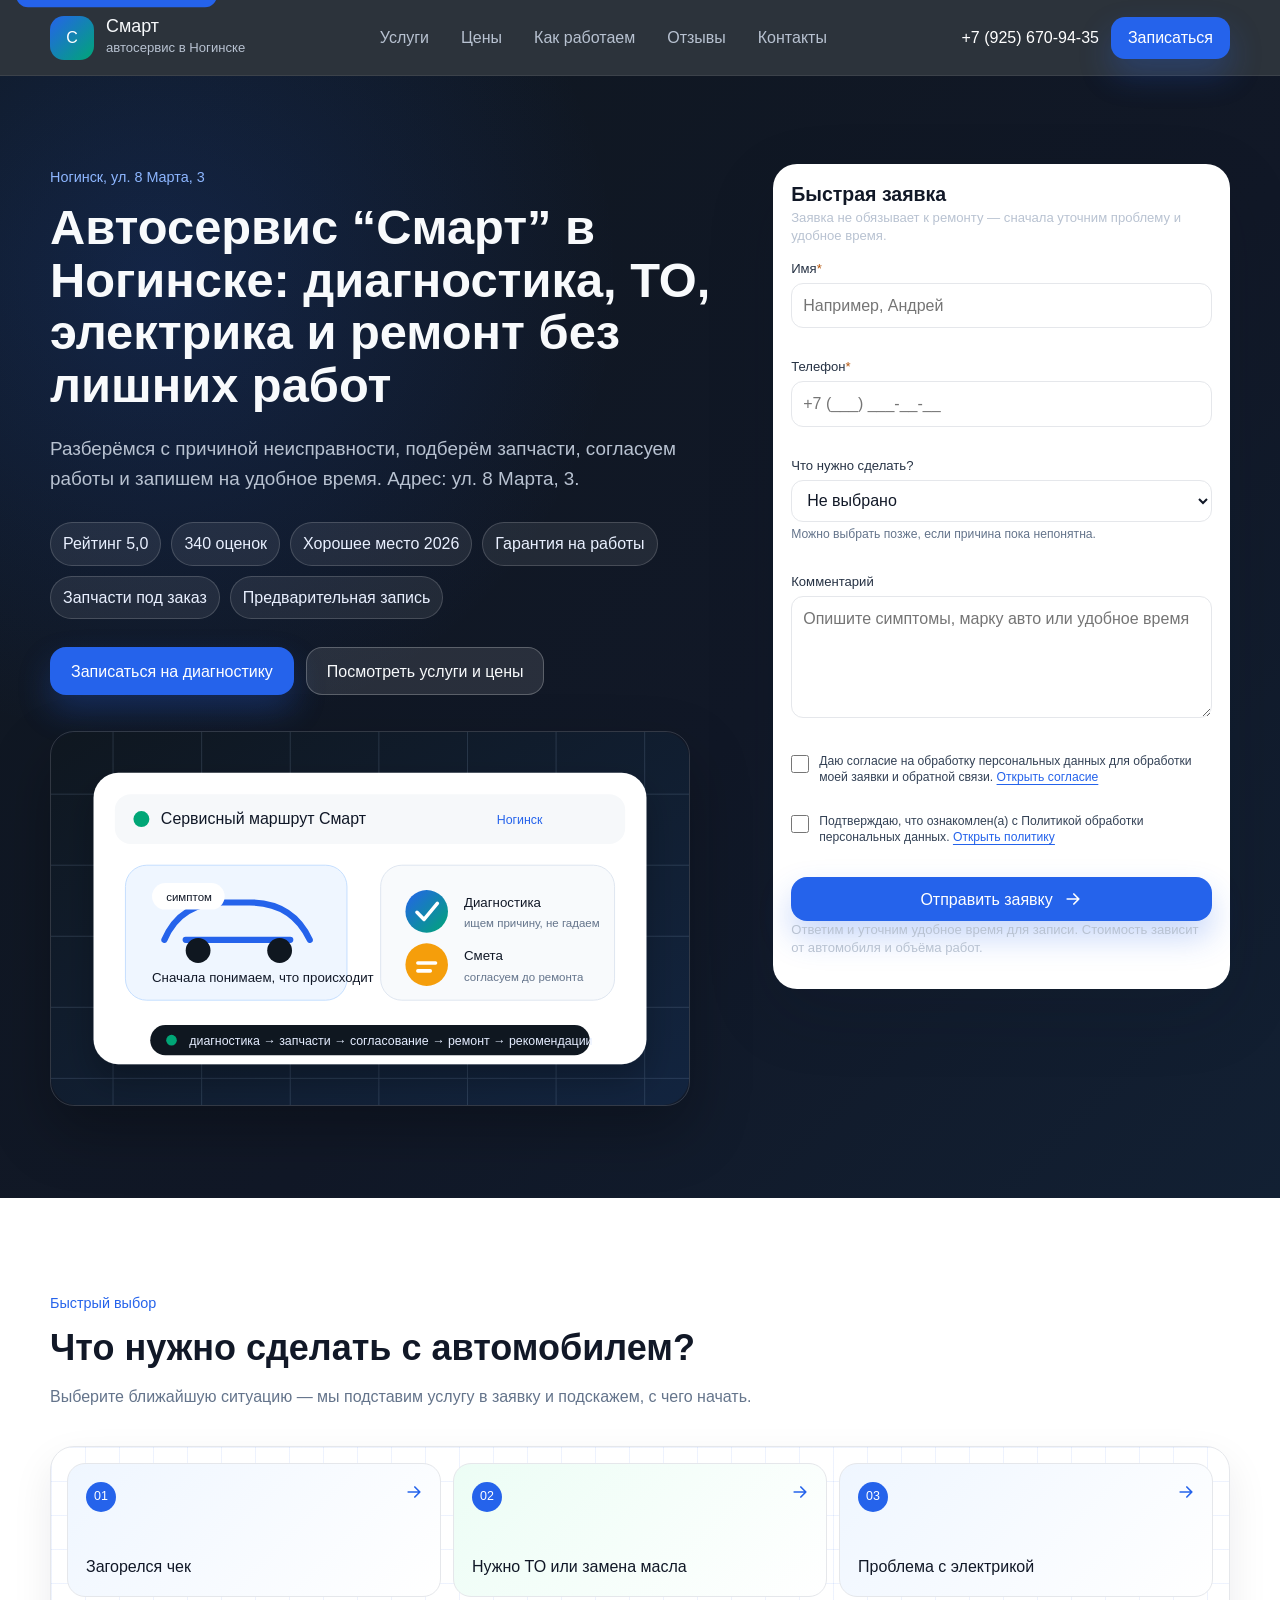
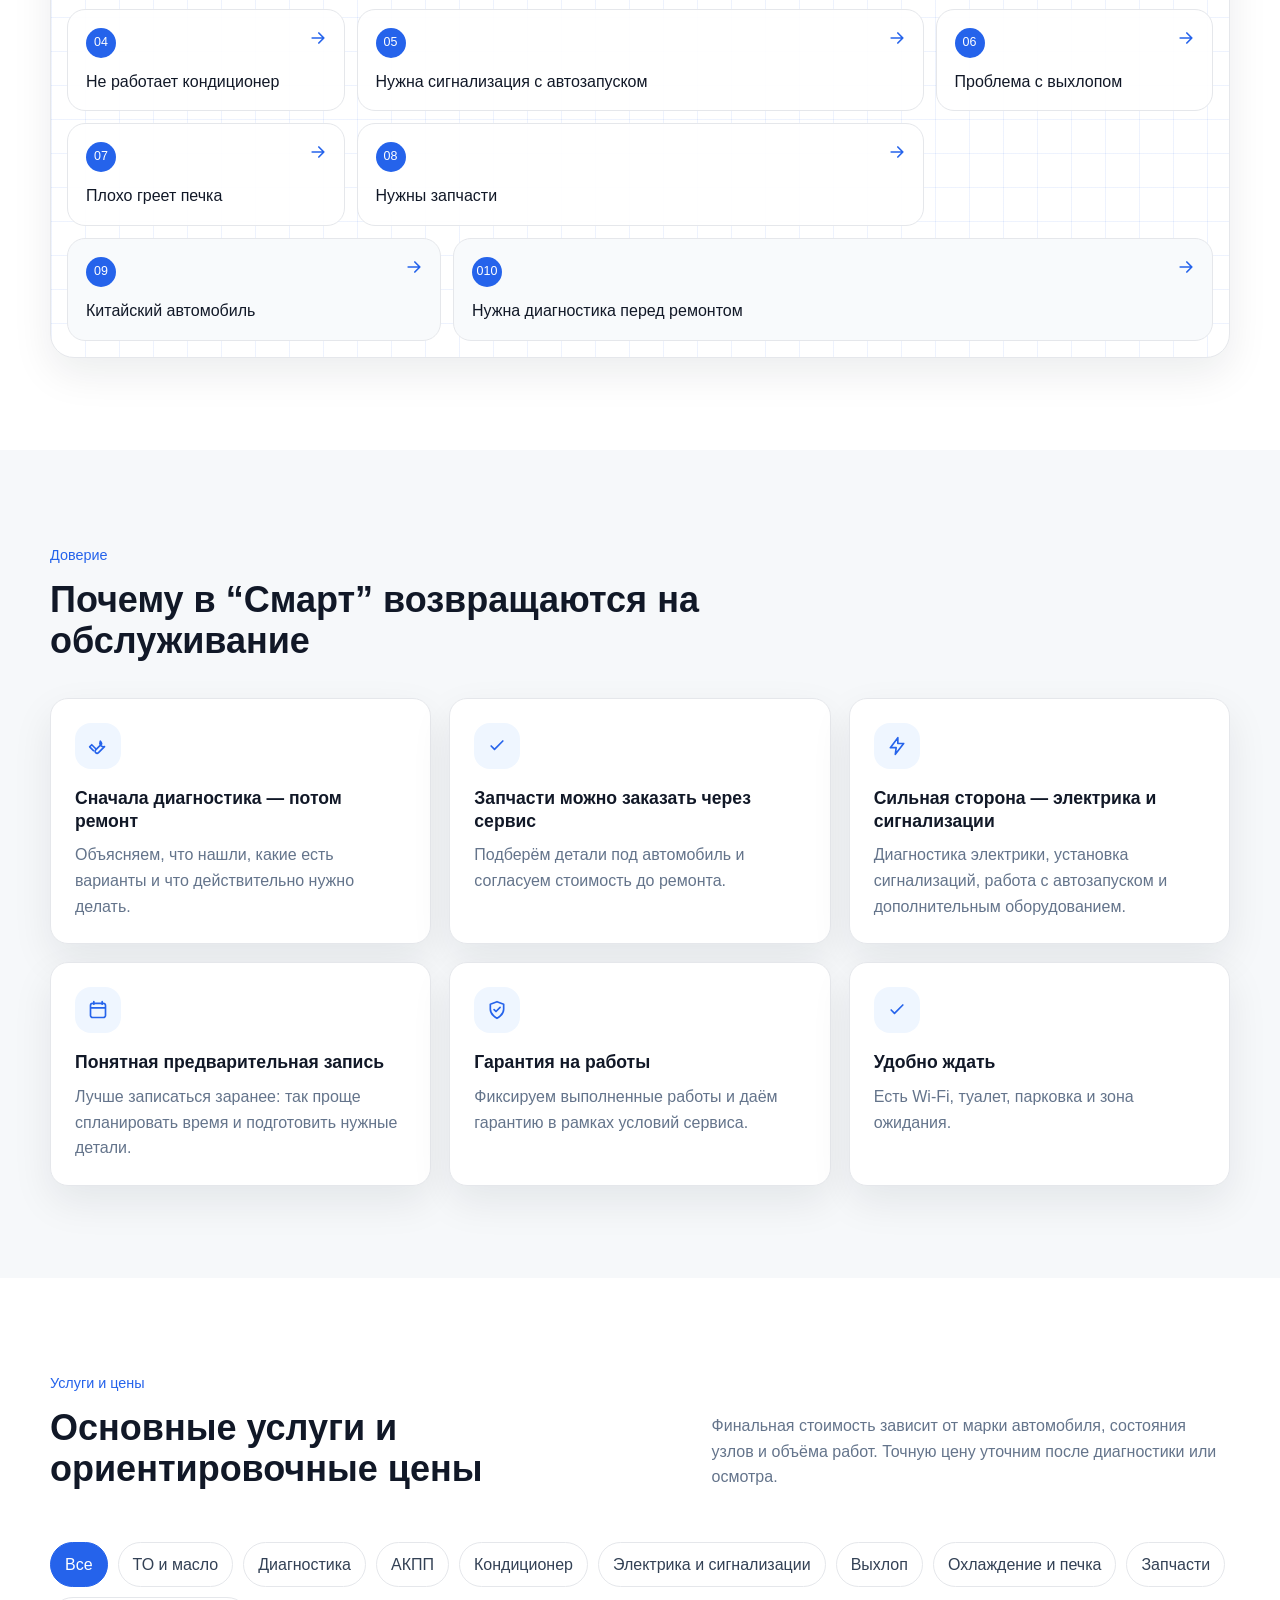
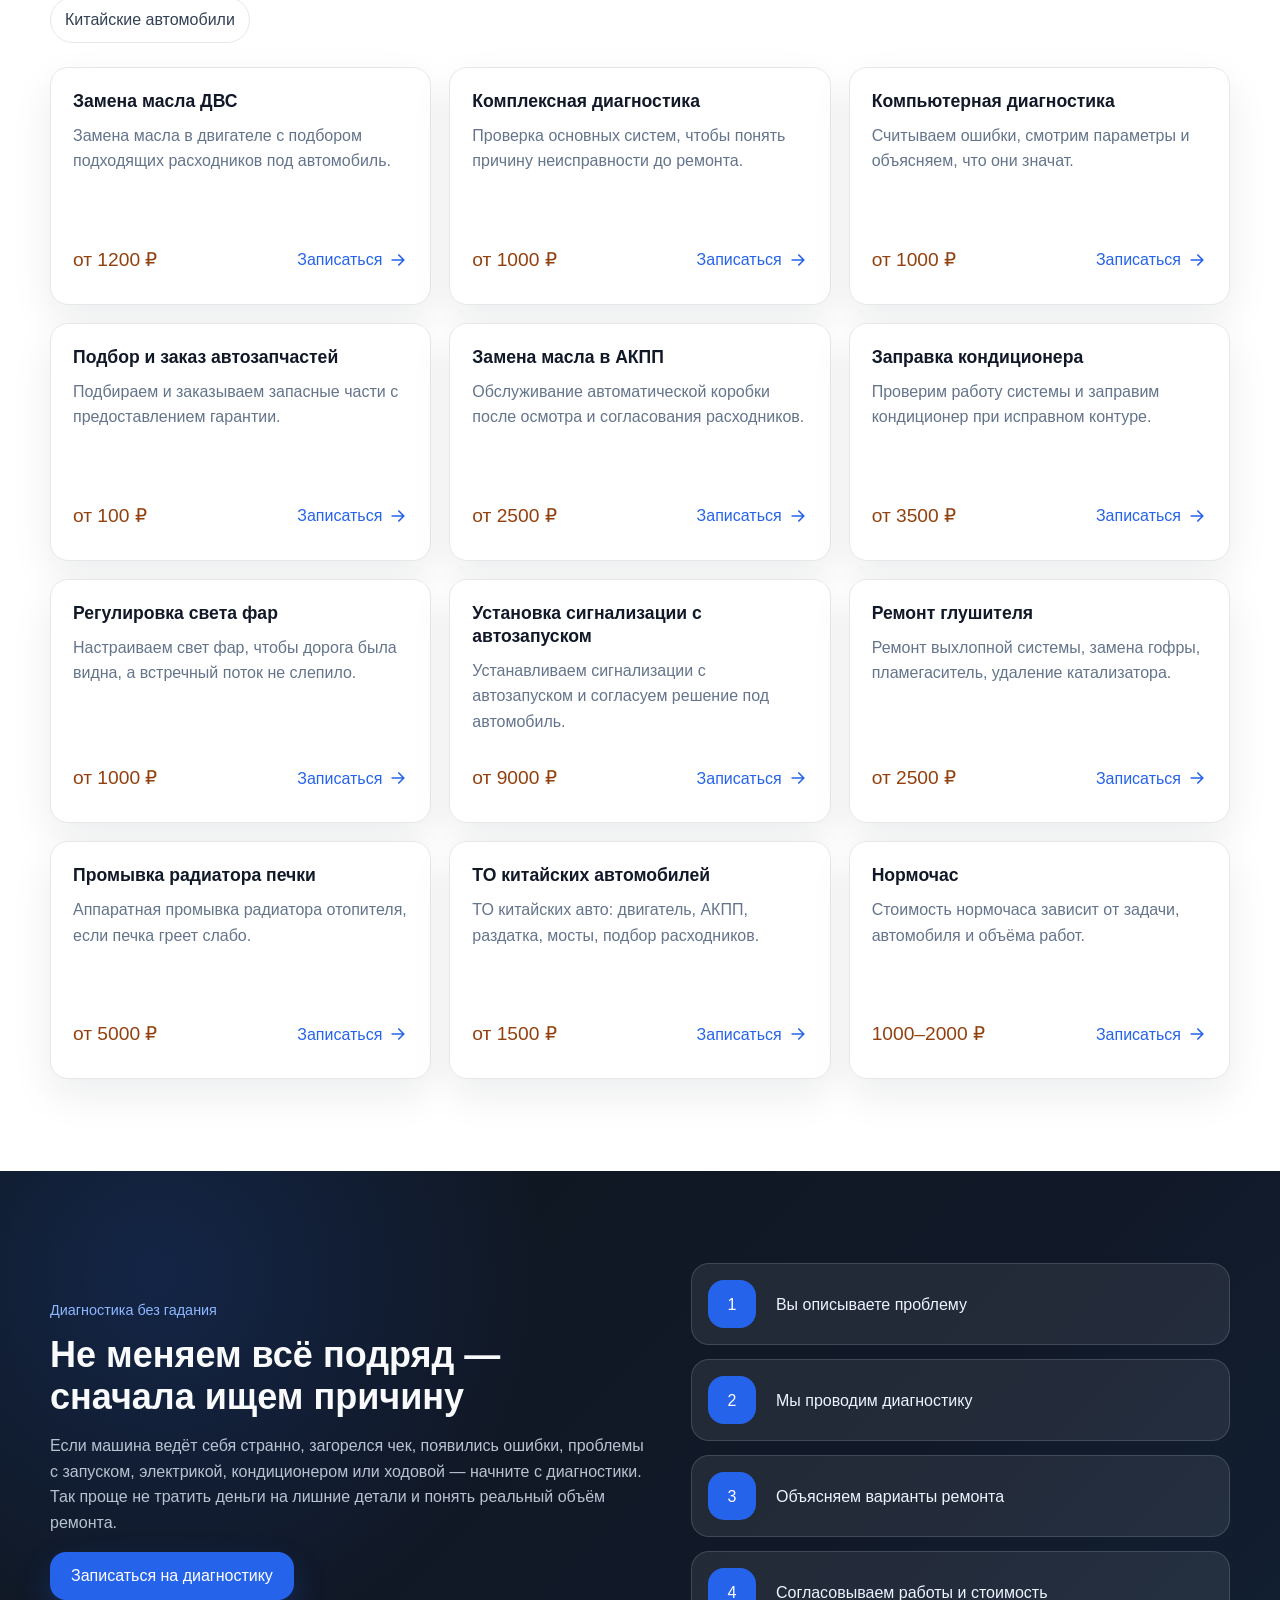
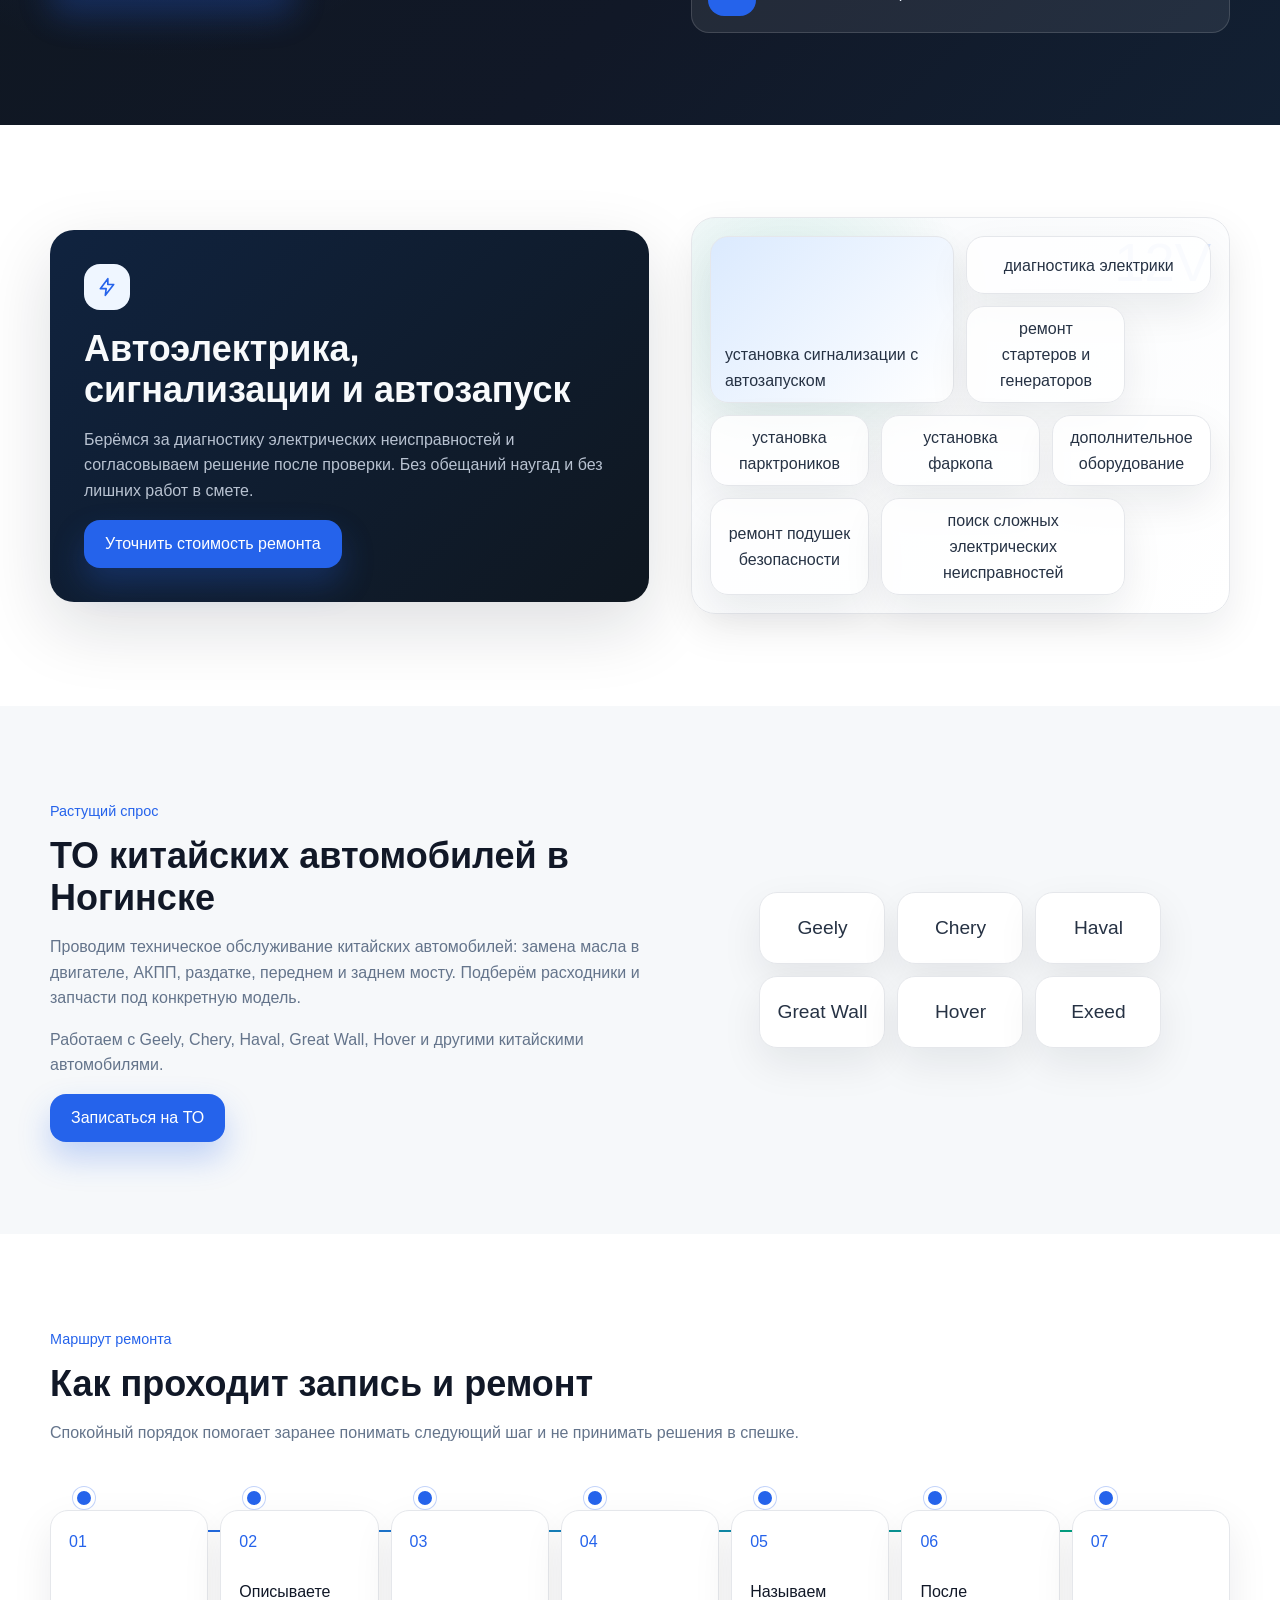
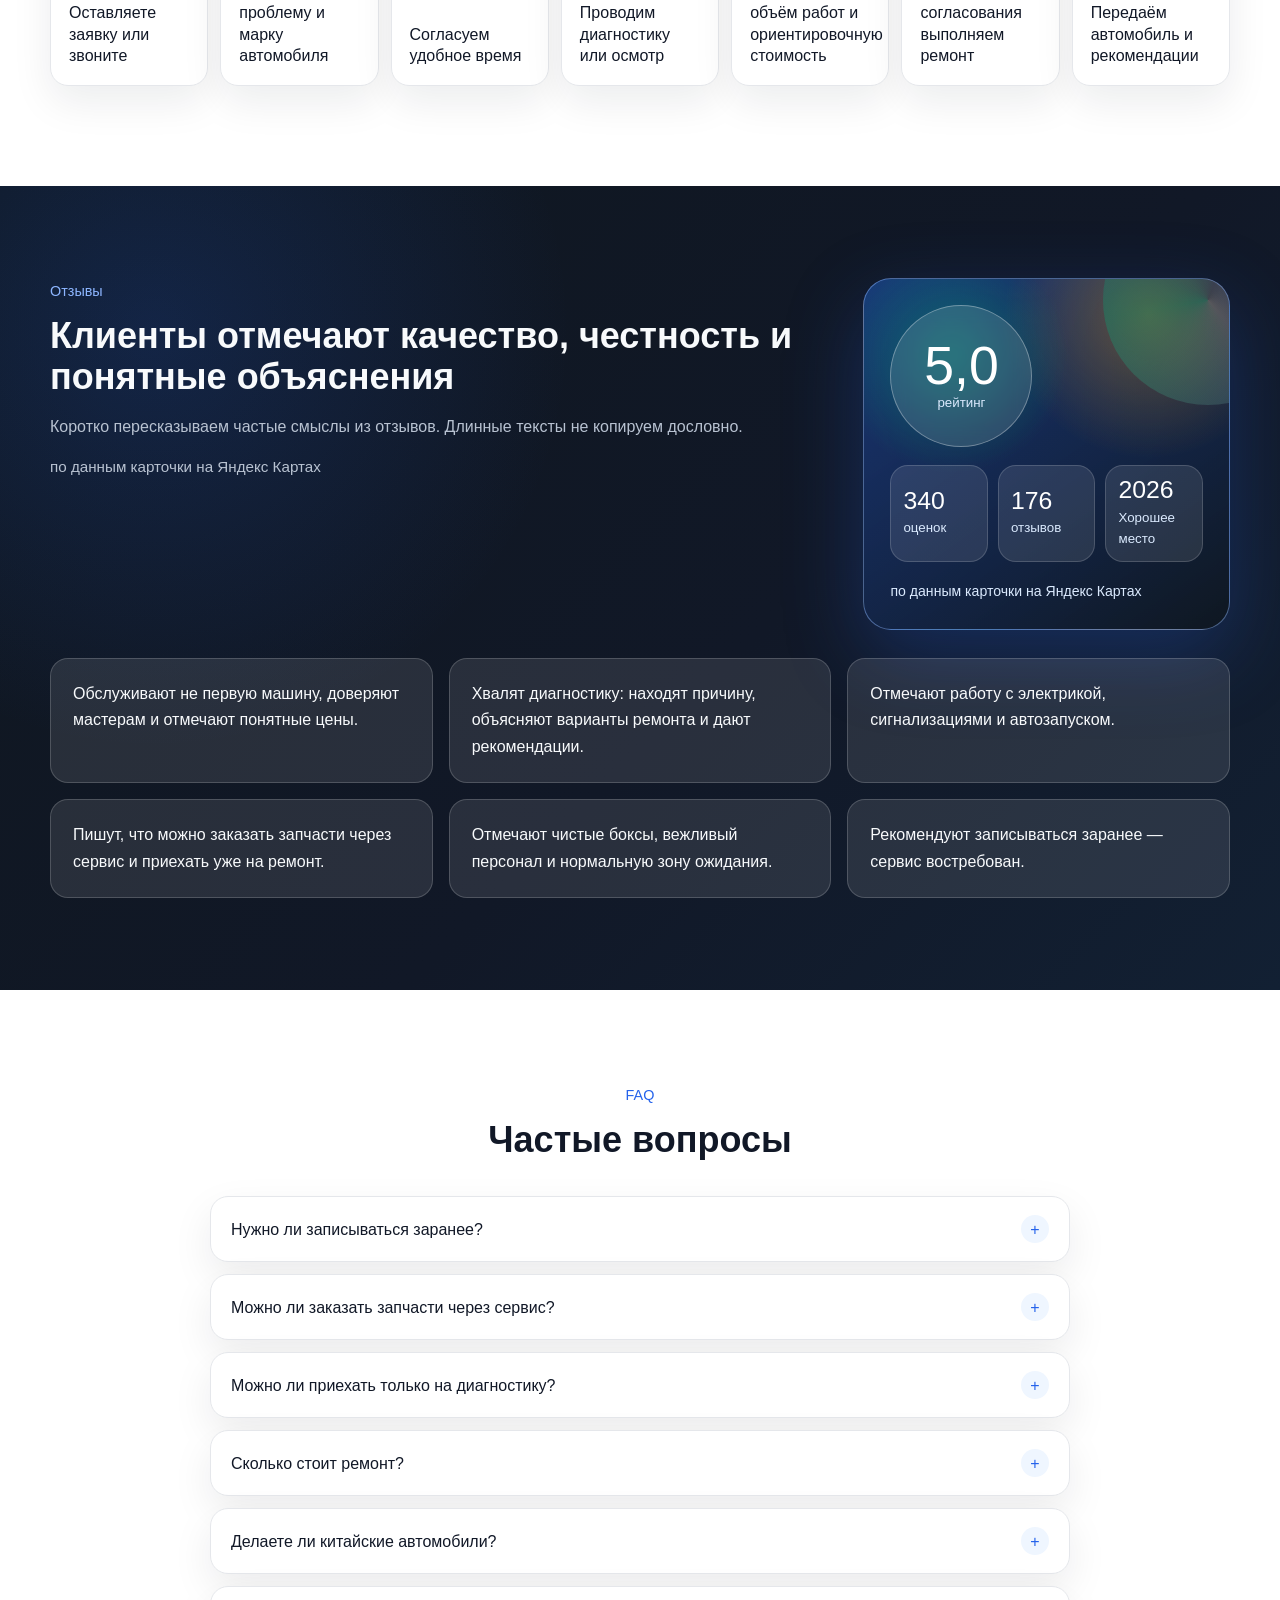
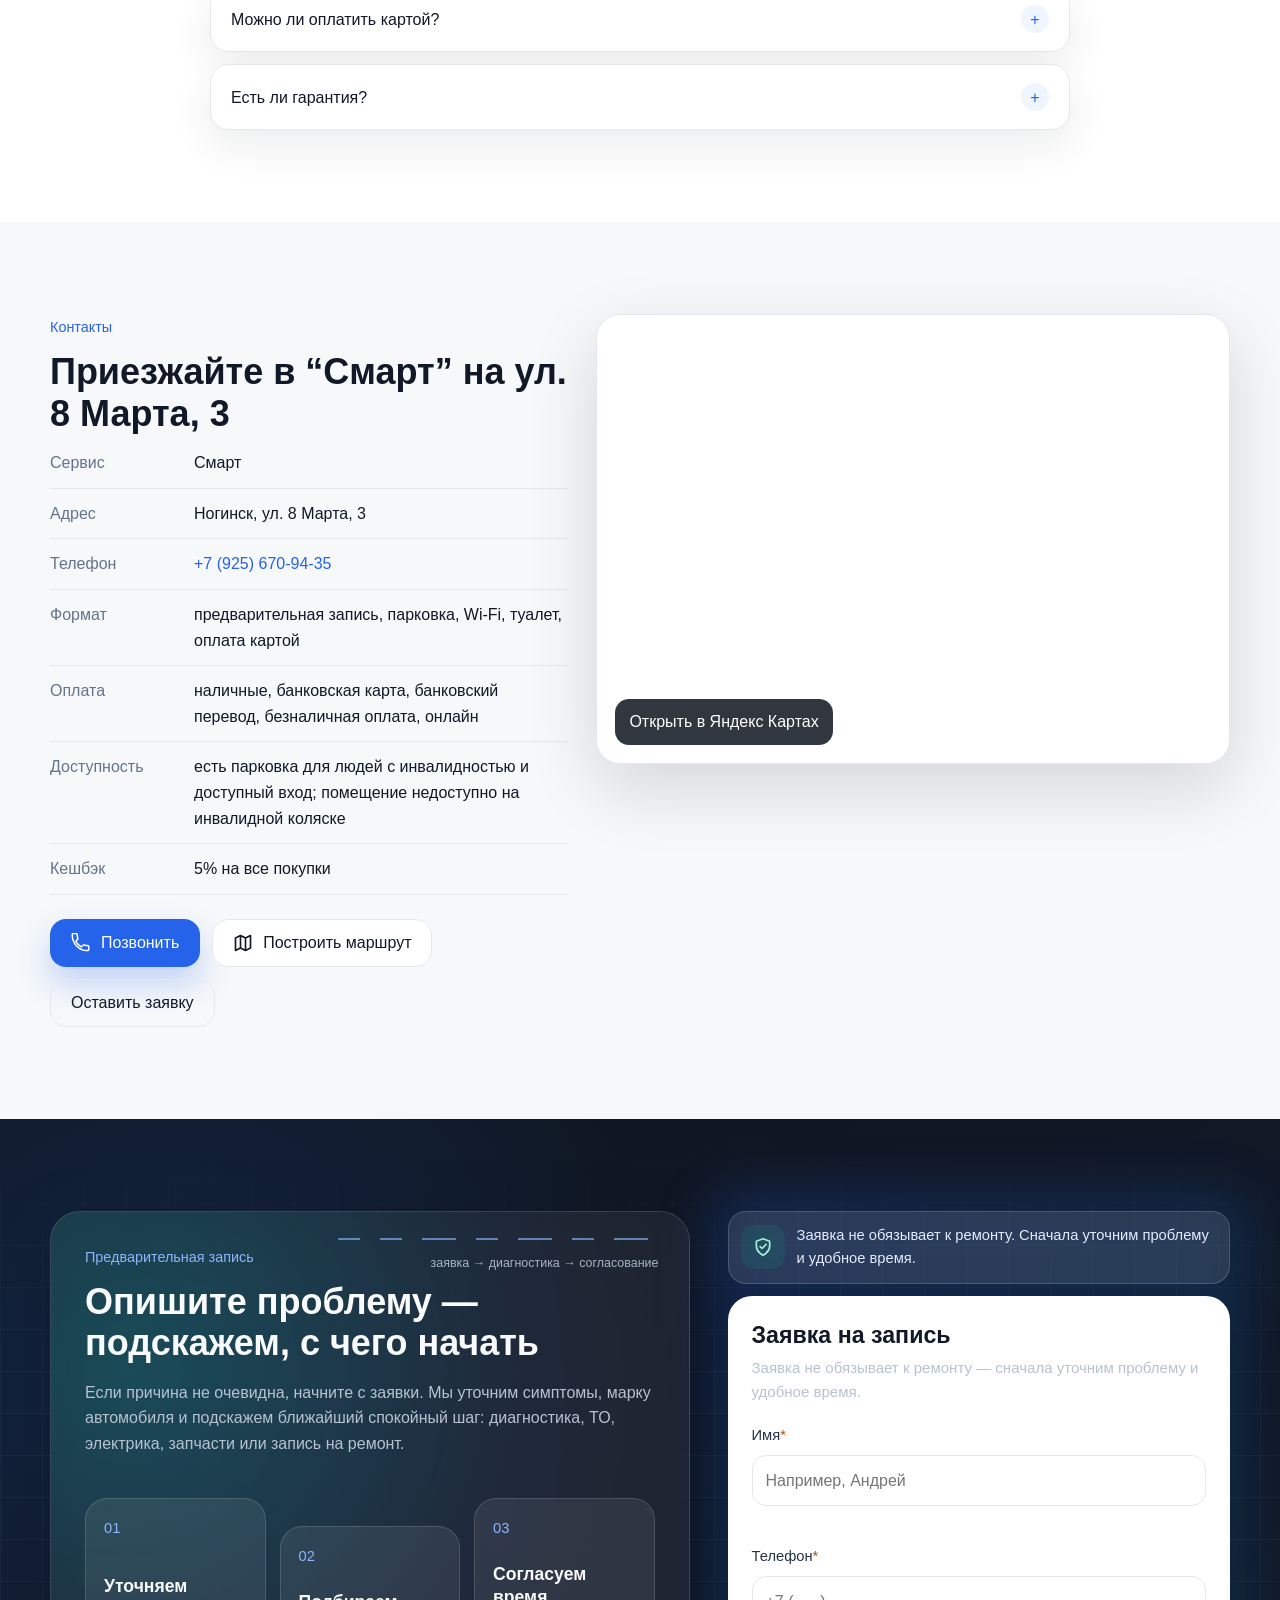
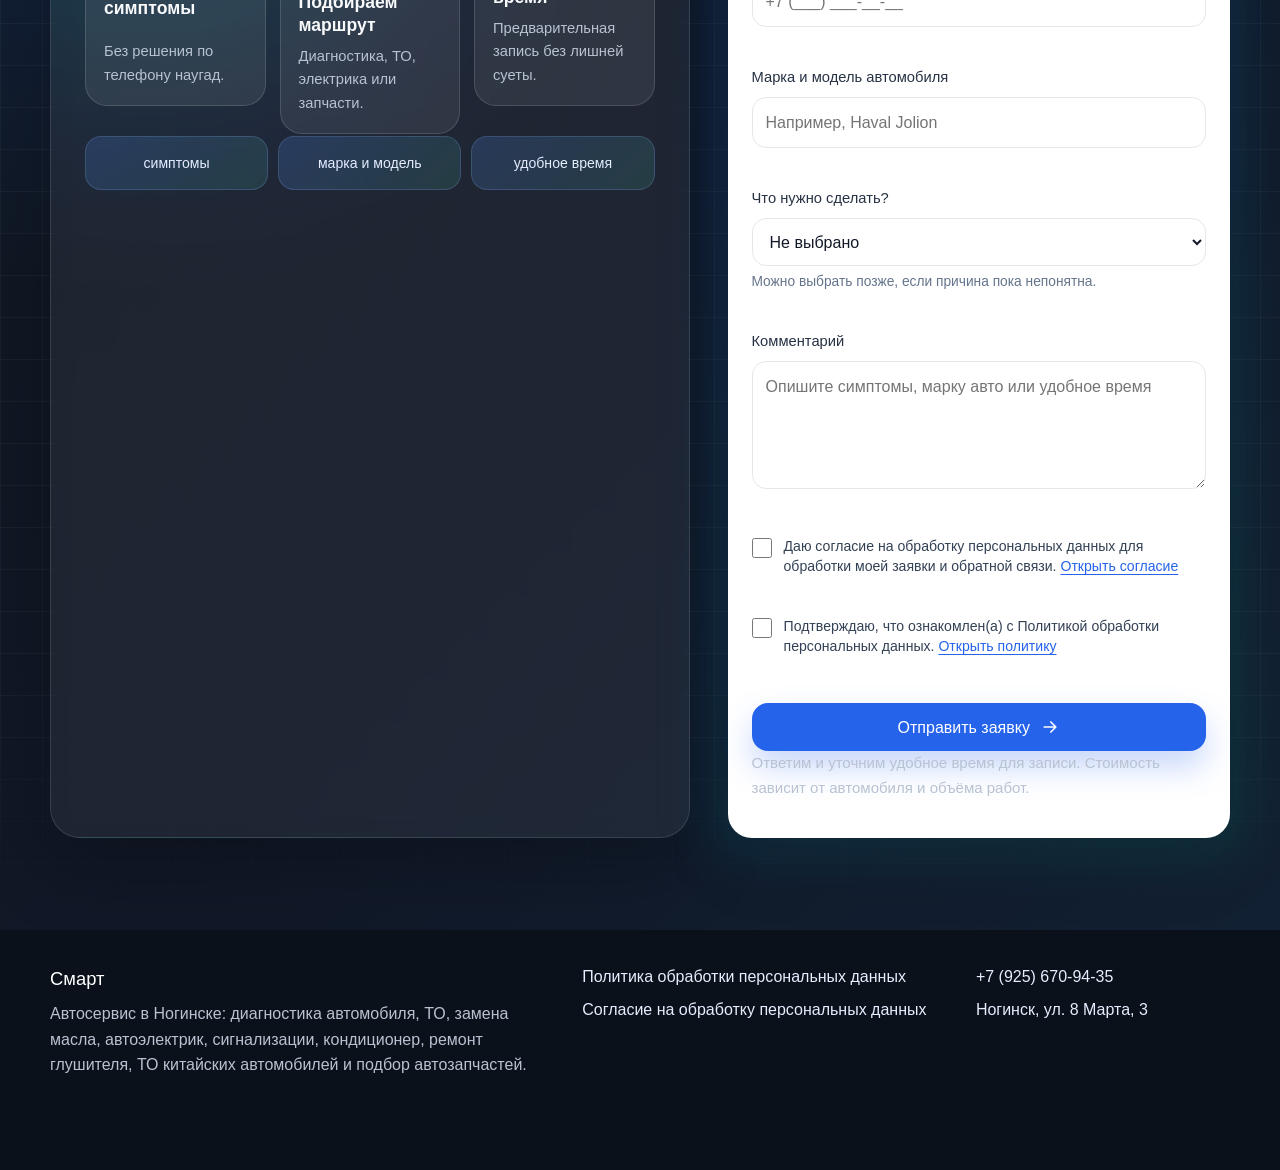
<file: index.html>
﻿<!doctype html>
<html lang="ru">
<head>
    <meta charset="utf-8">
    <meta name="viewport" content="width=device-width, initial-scale=1">
    <title>Автосервис Смарт в Ногинске — диагностика, ТО, электрика и ремонт авто</title>
    <meta name="description" content="Автосервис “Смарт” в Ногинске на ул. 8 Марта, 3: диагностика, ТО, замена масла, автоэлектрика, сигнализации, кондиционер, запчасти под заказ. Рейтинг 5,0, предварительная запись.">
    <meta name="robots" content="index, follow">
    <link rel="canonical" href="https://rombensonn.github.io/smart-noginsk-autoservice/">
    <meta property="og:type" content="website">
    <meta property="og:locale" content="ru_RU">
    <meta property="og:title" content="Автосервис Смарт в Ногинске — диагностика, ТО, электрика и ремонт авто">
    <meta property="og:description" content="Понятная диагностика, согласование работ, запчасти под заказ и предварительная запись на ул. 8 Марта, 3 в Ногинске.">
    <meta property="og:url" content="https://rombensonn.github.io/smart-noginsk-autoservice/">
    <meta property="og:image" content="https://rombensonn.github.io/smart-noginsk-autoservice/assets/img/service-map.svg">
    <meta name="theme-color" content="#0F1720">
    <script>document.documentElement.classList.add('js');</script>
    <link rel="stylesheet" href="assets/css/styles.css">
    <script type="application/ld+json">{
    "@context": "https://schema.org",
    "@type": "AutoRepair",
    "@id": "https://rombensonn.github.io/smart-noginsk-autoservice/#autorepair",
    "name": "Смарт",
    "url": "https://rombensonn.github.io/smart-noginsk-autoservice/",
    "telephone": "+7 925 670-94-35",
    "priceRange": "₽₽",
    "address": {
        "@type": "PostalAddress",
        "addressLocality": "Ногинск",
        "streetAddress": "ул. 8 Марта, 3",
        "addressRegion": "Московская область",
        "addressCountry": "RU"
    },
    "areaServed": [
        "Ногинск",
        "Богородский городской округ",
        "Московская область"
    ],
    "aggregateRating": {
        "@type": "AggregateRating",
        "ratingValue": "5.0",
        "reviewCount": "340"
    },
    "makesOffer": [
        {
            "@type": "Offer",
            "name": "Замена масла ДВС",
            "description": "Замена масла в двигателе с подбором подходящих расходников под автомобиль.",
            "priceCurrency": "RUB",
            "availability": "https://schema.org/InStock"
        },
        {
            "@type": "Offer",
            "name": "Комплексная диагностика",
            "description": "Проверка основных систем, чтобы понять причину неисправности до ремонта.",
            "priceCurrency": "RUB",
            "availability": "https://schema.org/InStock"
        },
        {
            "@type": "Offer",
            "name": "Компьютерная диагностика",
            "description": "Считываем ошибки, смотрим параметры и объясняем, что они значат.",
            "priceCurrency": "RUB",
            "availability": "https://schema.org/InStock"
        },
        {
            "@type": "Offer",
            "name": "Подбор и заказ автозапчастей",
            "description": "Подбираем и заказываем запасные части с предоставлением гарантии.",
            "priceCurrency": "RUB",
            "availability": "https://schema.org/InStock"
        },
        {
            "@type": "Offer",
            "name": "Замена масла в АКПП",
            "description": "Обслуживание автоматической коробки после осмотра и согласования расходников.",
            "priceCurrency": "RUB",
            "availability": "https://schema.org/InStock"
        },
        {
            "@type": "Offer",
            "name": "Заправка кондиционера",
            "description": "Проверим работу системы и заправим кондиционер при исправном контуре.",
            "priceCurrency": "RUB",
            "availability": "https://schema.org/InStock"
        },
        {
            "@type": "Offer",
            "name": "Регулировка света фар",
            "description": "Настраиваем свет фар, чтобы дорога была видна, а встречный поток не слепило.",
            "priceCurrency": "RUB",
            "availability": "https://schema.org/InStock"
        },
        {
            "@type": "Offer",
            "name": "Установка сигнализации с автозапуском",
            "description": "Устанавливаем сигнализации с автозапуском и согласуем решение под автомобиль.",
            "priceCurrency": "RUB",
            "availability": "https://schema.org/InStock"
        },
        {
            "@type": "Offer",
            "name": "Ремонт глушителя",
            "description": "Ремонт выхлопной системы, замена гофры, пламегаситель, удаление катализатора.",
            "priceCurrency": "RUB",
            "availability": "https://schema.org/InStock"
        },
        {
            "@type": "Offer",
            "name": "Промывка радиатора печки",
            "description": "Аппаратная промывка радиатора отопителя, если печка греет слабо.",
            "priceCurrency": "RUB",
            "availability": "https://schema.org/InStock"
        },
        {
            "@type": "Offer",
            "name": "ТО китайских автомобилей",
            "description": "ТО китайских авто: двигатель, АКПП, раздатка, мосты, подбор расходников.",
            "priceCurrency": "RUB",
            "availability": "https://schema.org/InStock"
        },
        {
            "@type": "Offer",
            "name": "Нормочас",
            "description": "Стоимость нормочаса зависит от задачи, автомобиля и объёма работ.",
            "priceCurrency": "RUB",
            "availability": "https://schema.org/InStock"
        }
    ]
}</script>
</head>
<body>
    <a class="skip-link" href="#main">Перейти к содержанию</a>

    <header class="site-header" data-header>
        <div class="container header-grid">
            <a class="brand" href="#top" aria-label="Смарт, автосервис в Ногинске">
                <span class="brand__mark">С</span>
                <span>
                    <strong>Смарт</strong>
                    <small>автосервис в Ногинске</small>
                </span>
            </a>

            <nav class="nav" id="site-nav" aria-label="Основная навигация">
                <a href="#services">Услуги</a>
                <a href="#prices">Цены</a>
                <a href="#process">Как работаем</a>
                <a href="#reviews">Отзывы</a>
                <a href="#contacts">Контакты</a>
            </nav>

            <div class="header-actions">
                <a class="header-phone" href="tel:+79256709435">+7 (925) 670-94-35</a>
                <a class="btn btn--small btn--primary" href="#lead-form">Записаться</a>
                <button class="burger" type="button" aria-label="Открыть меню" aria-controls="site-nav" aria-expanded="false" data-menu-toggle>
                    <span></span><span></span><span></span>
                </button>
            </div>
        </div>
    </header>

    <main id="main">
        <section class="hero section-dark" id="top">
            <div class="container hero-grid">
                <div class="hero-copy reveal">
                    <div class="eyebrow">Ногинск, ул. 8 Марта, 3</div>
                    <h1>Автосервис “Смарт” в Ногинске: диагностика, ТО, электрика и ремонт без лишних работ</h1>
                    <p class="hero-lead">Разберёмся с причиной неисправности, подберём запчасти, согласуем работы и запишем на удобное время. Адрес: ул. 8 Марта, 3.</p>

                    <div class="trust-chips" aria-label="Преимущества автосервиса">
                                                    <span>Рейтинг 5,0</span>
                                                    <span>340 оценок</span>
                                                    <span>Хорошее место 2026</span>
                                                    <span>Гарантия на работы</span>
                                                    <span>Запчасти под заказ</span>
                                                    <span>Предварительная запись</span>
                                            </div>

                    <div class="hero-actions">
                        <a class="btn btn--primary" href="#lead-form">Записаться на диагностику</a>
                        <a class="btn btn--secondary" href="#prices">Посмотреть услуги и цены</a>
                    </div>

                    <div class="service-map" aria-label="Сервисная карта автомобиля">
                        <img src="assets/img/service-map.svg" width="720" height="420" alt="Сервисная карта автомобиля: диагностика, согласование, ремонт и рекомендации в автосервисе Смарт">
                    </div>
                </div>

                <aside class="hero-form reveal" id="lead-form">
                        <form class="lead-form" id="hero-form" action="#" method="post" data-smart-form novalidate>
        <div class="lead-form__head">
            <h3>Быстрая заявка</h3>
            <p>Заявка не обязывает к ремонту — сначала уточним проблему и удобное время.</p>
        </div>

        <input type="hidden" name="csrf_token" value="70096890a84bdb070050907a096058c1d1cee62be39f24c6e882a9420f7d8175">
        <input type="hidden" name="page_url" value="https://rombensonn.github.io/smart-noginsk-autoservice/">
        <input type="hidden" name="utm_source" value="">
        <input type="hidden" name="utm_medium" value="">
        <input type="hidden" name="utm_campaign" value="">
        <input type="hidden" name="utm_content" value="">
        <input type="hidden" name="utm_term" value="">
        <label class="hp-field" aria-hidden="true">
            Сайт компании
            <input type="text" name="company_website" tabindex="-1" autocomplete="off">
        </label>

        <div class="field">
            <label for="hero-name">Имя <span aria-hidden="true">*</span></label>
            <input id="hero-name" name="name" type="text" autocomplete="name" placeholder="Например, Андрей" minlength="2" required>
            <span class="field-error" data-error-for="name"></span>
        </div>

        <div class="field">
            <label for="hero-phone">Телефон <span aria-hidden="true">*</span></label>
            <input id="hero-phone" name="phone" type="tel" autocomplete="tel" inputmode="tel" placeholder="+7 (___) ___-__-__" required>
            <span class="field-error" data-error-for="phone"></span>
        </div>

                    <input type="hidden" name="car" value="">
        
        <div class="field">
            <label for="hero-service">Что нужно сделать?</label>
            <select id="hero-service" name="service" data-service-select>
                <option value="Не выбрано">Не выбрано</option>
                                    <option value="Диагностика">Диагностика</option>
                                    <option value="Замена масла / ТО">Замена масла / ТО</option>
                                    <option value="Электрика / сигнализация">Электрика / сигнализация</option>
                                    <option value="Кондиционер">Кондиционер</option>
                                    <option value="АКПП">АКПП</option>
                                    <option value="Выхлопная система">Выхлопная система</option>
                                    <option value="Подбор запчастей">Подбор запчастей</option>
                                    <option value="ТО китайского автомобиля">ТО китайского автомобиля</option>
                                    <option value="Другое">Другое</option>
                            </select>
            <span class="field-hint" data-service-hint>Можно выбрать позже, если причина пока непонятна.</span>
            <span class="field-error" data-error-for="service"></span>
        </div>

        <div class="field">
            <label for="hero-message">Комментарий</label>
            <textarea id="hero-message" name="message" rows="4" placeholder="Опишите симптомы, марку авто или удобное время"></textarea>
            <span class="field-error" data-error-for="message"></span>
        </div>

        <div class="form-consents">
            <label class="checkbox-line">
                <input type="checkbox" name="consent_personal_data" value="1" required>
                <span>Даю согласие на обработку персональных данных для обработки моей заявки и обратной связи. <a href="docs/personal-data-consent.html" target="_blank" rel="noopener">Открыть согласие</a></span>
            </label>
            <span class="field-error" data-error-for="consent_personal_data"></span>

            <label class="checkbox-line">
                <input type="checkbox" name="consent_policy" value="1" required>
                <span>Подтверждаю, что ознакомлен(а) с Политикой обработки персональных данных. <a href="docs/privacy-policy.html" target="_blank" rel="noopener">Открыть политику</a></span>
            </label>
            <span class="field-error" data-error-for="consent_policy"></span>
        </div>

        <button class="btn btn--primary btn--full" type="submit">
            <span>Отправить заявку</span>
            <svg viewBox="0 0 24 24" aria-hidden="true"><path d="M5 12h14M13 6l6 6-6 6"/></svg>        </button>

        <p class="form-note">Ответим и уточним удобное время для записи. Стоимость зависит от автомобиля и объёма работ.</p>
        <div class="form-status" role="status" aria-live="polite"></div>
    </form>
                    </aside>
            </div>
        </section>

        <section class="section problem-picker" id="services">
            <div class="container">
                <div class="section-head">
                    <span class="eyebrow">Быстрый выбор</span>
                    <h2>Что нужно сделать с автомобилем?</h2>
                    <p>Выберите ближайшую ситуацию — мы подставим услугу в заявку и подскажем, с чего начать.</p>
                </div>

                <div class="problem-grid">
                                            <button class="problem-card reveal" type="button" data-select-service="Диагностика" data-service-hint="Начнём с компьютерной диагностики и объясним ошибки понятным языком.">
                            <span>Загорелся чек</span>
                            <svg viewBox="0 0 24 24" aria-hidden="true"><path d="M5 12h14M13 6l6 6-6 6"/></svg>                        </button>
                                            <button class="problem-card reveal" type="button" data-select-service="Замена масла / ТО" data-service-hint="Подберём расходники и согласуем время обслуживания.">
                            <span>Нужно ТО или замена масла</span>
                            <svg viewBox="0 0 24 24" aria-hidden="true"><path d="M5 12h14M13 6l6 6-6 6"/></svg>                        </button>
                                            <button class="problem-card reveal" type="button" data-select-service="Электрика / сигнализация" data-service-hint="Опишите симптомы: не заводится, пропадает питание, ошибки, свет или оборудование.">
                            <span>Проблема с электрикой</span>
                            <svg viewBox="0 0 24 24" aria-hidden="true"><path d="M5 12h14M13 6l6 6-6 6"/></svg>                        </button>
                                            <button class="problem-card reveal" type="button" data-select-service="Кондиционер" data-service-hint="Проверим систему и уточним, нужна ли заправка или ремонт.">
                            <span>Не работает кондиционер</span>
                            <svg viewBox="0 0 24 24" aria-hidden="true"><path d="M5 12h14M13 6l6 6-6 6"/></svg>                        </button>
                                            <button class="problem-card reveal" type="button" data-select-service="Электрика / сигнализация" data-service-hint="Подскажем варианты после уточнения автомобиля и желаемых функций.">
                            <span>Нужна сигнализация с автозапуском</span>
                            <svg viewBox="0 0 24 24" aria-hidden="true"><path d="M5 12h14M13 6l6 6-6 6"/></svg>                        </button>
                                            <button class="problem-card reveal" type="button" data-select-service="Выхлопная система" data-service-hint="Осмотрим выхлоп, гофру, глушитель и согласуем объём работ.">
                            <span>Проблема с выхлопом</span>
                            <svg viewBox="0 0 24 24" aria-hidden="true"><path d="M5 12h14M13 6l6 6-6 6"/></svg>                        </button>
                                            <button class="problem-card reveal" type="button" data-select-service="Промывка радиатора печки" data-service-hint="Часто помогает диагностика системы охлаждения и промывка радиатора отопителя.">
                            <span>Плохо греет печка</span>
                            <svg viewBox="0 0 24 24" aria-hidden="true"><path d="M5 12h14M13 6l6 6-6 6"/></svg>                        </button>
                                            <button class="problem-card reveal" type="button" data-select-service="Подбор запчастей" data-service-hint="Можем подобрать детали под автомобиль и согласовать стоимость до ремонта.">
                            <span>Нужны запчасти</span>
                            <svg viewBox="0 0 24 24" aria-hidden="true"><path d="M5 12h14M13 6l6 6-6 6"/></svg>                        </button>
                                            <button class="problem-card reveal" type="button" data-select-service="ТО китайского автомобиля" data-service-hint="Обслуживаем Geely, Chery, Haval, Great Wall, Hover и другие марки.">
                            <span>Китайский автомобиль</span>
                            <svg viewBox="0 0 24 24" aria-hidden="true"><path d="M5 12h14M13 6l6 6-6 6"/></svg>                        </button>
                                            <button class="problem-card reveal" type="button" data-select-service="Диагностика" data-service-hint="Это нормальный первый шаг, если причина неисправности не очевидна.">
                            <span>Нужна диагностика перед ремонтом</span>
                            <svg viewBox="0 0 24 24" aria-hidden="true"><path d="M5 12h14M13 6l6 6-6 6"/></svg>                        </button>
                                    </div>
            </div>
        </section>

        <section class="section section-soft">
            <div class="container">
                <div class="section-head">
                    <span class="eyebrow">Доверие</span>
                    <h2>Почему в “Смарт” возвращаются на обслуживание</h2>
                </div>

                <div class="trust-grid">
                                            <article class="info-card reveal">
                            <span class="info-card__icon"><svg viewBox="0 0 24 24" aria-hidden="true"><path d="M14.7 6.3a4.7 4.7 0 0 0 5.1 6.5l-7.2 7.2a2.4 2.4 0 0 1-3.4-3.4l7.2-7.2a4.7 4.7 0 0 0-1.7-3.1Z"/><path d="M6.5 17.5 2 13l2.5-2.5L9 15"/></svg></span>
                            <h3>Сначала диагностика — потом ремонт</h3>
                            <p>Объясняем, что нашли, какие есть варианты и что действительно нужно делать.</p>
                        </article>
                                            <article class="info-card reveal">
                            <span class="info-card__icon"><svg viewBox="0 0 24 24" aria-hidden="true"><path d="m5 12 4 4L19 6"/></svg></span>
                            <h3>Запчасти можно заказать через сервис</h3>
                            <p>Подберём детали под автомобиль и согласуем стоимость до ремонта.</p>
                        </article>
                                            <article class="info-card reveal">
                            <span class="info-card__icon"><svg viewBox="0 0 24 24" aria-hidden="true"><path d="M13 2 4 14h7l-1 8 10-13h-7l0-7Z"/></svg></span>
                            <h3>Сильная сторона — электрика и сигнализации</h3>
                            <p>Диагностика электрики, установка сигнализаций, работа с автозапуском и дополнительным оборудованием.</p>
                        </article>
                                            <article class="info-card reveal">
                            <span class="info-card__icon"><svg viewBox="0 0 24 24" aria-hidden="true"><path d="M7 2v3M17 2v3M3.5 9.5h17M5.5 4h13A2.5 2.5 0 0 1 21 6.5v12A2.5 2.5 0 0 1 18.5 21h-13A2.5 2.5 0 0 1 3 18.5v-12A2.5 2.5 0 0 1 5.5 4Z"/></svg></span>
                            <h3>Понятная предварительная запись</h3>
                            <p>Лучше записаться заранее: так проще спланировать время и подготовить нужные детали.</p>
                        </article>
                                            <article class="info-card reveal">
                            <span class="info-card__icon"><svg viewBox="0 0 24 24" aria-hidden="true"><path d="M12 22s8-4 8-11V5l-8-3-8 3v6c0 7 8 11 8 11Z"/><path d="m8.5 11.5 2.3 2.3 4.9-5"/></svg></span>
                            <h3>Гарантия на работы</h3>
                            <p>Фиксируем выполненные работы и даём гарантию в рамках условий сервиса.</p>
                        </article>
                                            <article class="info-card reveal">
                            <span class="info-card__icon"><svg viewBox="0 0 24 24" aria-hidden="true"><path d="m5 12 4 4L19 6"/></svg></span>
                            <h3>Удобно ждать</h3>
                            <p>Есть Wi-Fi, туалет, парковка и зона ожидания.</p>
                        </article>
                                    </div>
            </div>
        </section>

        <section class="section" id="prices">
            <div class="container">
                <div class="section-head section-head--wide">
                    <div>
                        <span class="eyebrow">Услуги и цены</span>
                        <h2>Основные услуги и ориентировочные цены</h2>
                    </div>
                    <p>Финальная стоимость зависит от марки автомобиля, состояния узлов и объёма работ. Точную цену уточним после диагностики или осмотра.</p>
                </div>

                <div class="filter-row" role="tablist" aria-label="Фильтр услуг">
                                            <button class="filter-btn is-active" type="button" data-filter="all">Все</button>
                                            <button class="filter-btn" type="button" data-filter="maintenance">ТО и масло</button>
                                            <button class="filter-btn" type="button" data-filter="diagnostics">Диагностика</button>
                                            <button class="filter-btn" type="button" data-filter="transmission">АКПП</button>
                                            <button class="filter-btn" type="button" data-filter="climate">Кондиционер</button>
                                            <button class="filter-btn" type="button" data-filter="electric">Электрика и сигнализации</button>
                                            <button class="filter-btn" type="button" data-filter="exhaust">Выхлоп</button>
                                            <button class="filter-btn" type="button" data-filter="cooling">Охлаждение и печка</button>
                                            <button class="filter-btn" type="button" data-filter="parts">Запчасти</button>
                                            <button class="filter-btn" type="button" data-filter="china">Китайские автомобили</button>
                                    </div>

                <div class="service-grid">
                                            <article class="service-card reveal" data-category="maintenance">
                            <div>
                                <h3>Замена масла ДВС</h3>
                                <p>Замена масла в двигателе с подбором подходящих расходников под автомобиль.</p>
                            </div>
                            <div class="service-card__footer">
                                <strong>от 1200 ₽</strong>
                                <button class="text-action" type="button" data-select-service="Замена масла / ТО" data-service-hint="Выбрана услуга: Замена масла ДВС. Оставьте телефон, и мы уточним детали.">
                                    Записаться <svg viewBox="0 0 24 24" aria-hidden="true"><path d="M5 12h14M13 6l6 6-6 6"/></svg>                                </button>
                            </div>
                        </article>
                                            <article class="service-card reveal" data-category="diagnostics">
                            <div>
                                <h3>Комплексная диагностика</h3>
                                <p>Проверка основных систем, чтобы понять причину неисправности до ремонта.</p>
                            </div>
                            <div class="service-card__footer">
                                <strong>от 1000 ₽</strong>
                                <button class="text-action" type="button" data-select-service="Диагностика" data-service-hint="Выбрана услуга: Комплексная диагностика. Оставьте телефон, и мы уточним детали.">
                                    Записаться <svg viewBox="0 0 24 24" aria-hidden="true"><path d="M5 12h14M13 6l6 6-6 6"/></svg>                                </button>
                            </div>
                        </article>
                                            <article class="service-card reveal" data-category="diagnostics electric">
                            <div>
                                <h3>Компьютерная диагностика</h3>
                                <p>Считываем ошибки, смотрим параметры и объясняем, что они значат.</p>
                            </div>
                            <div class="service-card__footer">
                                <strong>от 1000 ₽</strong>
                                <button class="text-action" type="button" data-select-service="Диагностика" data-service-hint="Выбрана услуга: Компьютерная диагностика. Оставьте телефон, и мы уточним детали.">
                                    Записаться <svg viewBox="0 0 24 24" aria-hidden="true"><path d="M5 12h14M13 6l6 6-6 6"/></svg>                                </button>
                            </div>
                        </article>
                                            <article class="service-card reveal" data-category="parts">
                            <div>
                                <h3>Подбор и заказ автозапчастей</h3>
                                <p>Подбираем и заказываем запасные части с предоставлением гарантии.</p>
                            </div>
                            <div class="service-card__footer">
                                <strong>от 100 ₽</strong>
                                <button class="text-action" type="button" data-select-service="Подбор запчастей" data-service-hint="Выбрана услуга: Подбор и заказ автозапчастей. Оставьте телефон, и мы уточним детали.">
                                    Записаться <svg viewBox="0 0 24 24" aria-hidden="true"><path d="M5 12h14M13 6l6 6-6 6"/></svg>                                </button>
                            </div>
                        </article>
                                            <article class="service-card reveal" data-category="transmission maintenance">
                            <div>
                                <h3>Замена масла в АКПП</h3>
                                <p>Обслуживание автоматической коробки после осмотра и согласования расходников.</p>
                            </div>
                            <div class="service-card__footer">
                                <strong>от 2500 ₽</strong>
                                <button class="text-action" type="button" data-select-service="АКПП" data-service-hint="Выбрана услуга: Замена масла в АКПП. Оставьте телефон, и мы уточним детали.">
                                    Записаться <svg viewBox="0 0 24 24" aria-hidden="true"><path d="M5 12h14M13 6l6 6-6 6"/></svg>                                </button>
                            </div>
                        </article>
                                            <article class="service-card reveal" data-category="climate">
                            <div>
                                <h3>Заправка кондиционера</h3>
                                <p>Проверим работу системы и заправим кондиционер при исправном контуре.</p>
                            </div>
                            <div class="service-card__footer">
                                <strong>от 3500 ₽</strong>
                                <button class="text-action" type="button" data-select-service="Кондиционер" data-service-hint="Выбрана услуга: Заправка кондиционера. Оставьте телефон, и мы уточним детали.">
                                    Записаться <svg viewBox="0 0 24 24" aria-hidden="true"><path d="M5 12h14M13 6l6 6-6 6"/></svg>                                </button>
                            </div>
                        </article>
                                            <article class="service-card reveal" data-category="electric diagnostics">
                            <div>
                                <h3>Регулировка света фар</h3>
                                <p>Настраиваем свет фар, чтобы дорога была видна, а встречный поток не слепило.</p>
                            </div>
                            <div class="service-card__footer">
                                <strong>от 1000 ₽</strong>
                                <button class="text-action" type="button" data-select-service="Электрика / сигнализация" data-service-hint="Выбрана услуга: Регулировка света фар. Оставьте телефон, и мы уточним детали.">
                                    Записаться <svg viewBox="0 0 24 24" aria-hidden="true"><path d="M5 12h14M13 6l6 6-6 6"/></svg>                                </button>
                            </div>
                        </article>
                                            <article class="service-card reveal" data-category="electric">
                            <div>
                                <h3>Установка сигнализации с автозапуском</h3>
                                <p>Устанавливаем сигнализации с автозапуском и согласуем решение под автомобиль.</p>
                            </div>
                            <div class="service-card__footer">
                                <strong>от 9000 ₽</strong>
                                <button class="text-action" type="button" data-select-service="Электрика / сигнализация" data-service-hint="Выбрана услуга: Установка сигнализации с автозапуском. Оставьте телефон, и мы уточним детали.">
                                    Записаться <svg viewBox="0 0 24 24" aria-hidden="true"><path d="M5 12h14M13 6l6 6-6 6"/></svg>                                </button>
                            </div>
                        </article>
                                            <article class="service-card reveal" data-category="exhaust">
                            <div>
                                <h3>Ремонт глушителя</h3>
                                <p>Ремонт выхлопной системы, замена гофры, пламегаситель, удаление катализатора.</p>
                            </div>
                            <div class="service-card__footer">
                                <strong>от 2500 ₽</strong>
                                <button class="text-action" type="button" data-select-service="Выхлопная система" data-service-hint="Выбрана услуга: Ремонт глушителя. Оставьте телефон, и мы уточним детали.">
                                    Записаться <svg viewBox="0 0 24 24" aria-hidden="true"><path d="M5 12h14M13 6l6 6-6 6"/></svg>                                </button>
                            </div>
                        </article>
                                            <article class="service-card reveal" data-category="cooling climate">
                            <div>
                                <h3>Промывка радиатора печки</h3>
                                <p>Аппаратная промывка радиатора отопителя, если печка греет слабо.</p>
                            </div>
                            <div class="service-card__footer">
                                <strong>от 5000 ₽</strong>
                                <button class="text-action" type="button" data-select-service="Промывка радиатора печки" data-service-hint="Выбрана услуга: Промывка радиатора печки. Оставьте телефон, и мы уточним детали.">
                                    Записаться <svg viewBox="0 0 24 24" aria-hidden="true"><path d="M5 12h14M13 6l6 6-6 6"/></svg>                                </button>
                            </div>
                        </article>
                                            <article class="service-card reveal" data-category="china maintenance transmission">
                            <div>
                                <h3>ТО китайских автомобилей</h3>
                                <p>ТО китайских авто: двигатель, АКПП, раздатка, мосты, подбор расходников.</p>
                            </div>
                            <div class="service-card__footer">
                                <strong>от 1500 ₽</strong>
                                <button class="text-action" type="button" data-select-service="ТО китайского автомобиля" data-service-hint="Выбрана услуга: ТО китайских автомобилей. Оставьте телефон, и мы уточним детали.">
                                    Записаться <svg viewBox="0 0 24 24" aria-hidden="true"><path d="M5 12h14M13 6l6 6-6 6"/></svg>                                </button>
                            </div>
                        </article>
                                            <article class="service-card reveal" data-category="maintenance diagnostics electric">
                            <div>
                                <h3>Нормочас</h3>
                                <p>Стоимость нормочаса зависит от задачи, автомобиля и объёма работ.</p>
                            </div>
                            <div class="service-card__footer">
                                <strong>1000–2000 ₽</strong>
                                <button class="text-action" type="button" data-select-service="Другое" data-service-hint="Выбрана услуга: Нормочас. Оставьте телефон, и мы уточним детали.">
                                    Записаться <svg viewBox="0 0 24 24" aria-hidden="true"><path d="M5 12h14M13 6l6 6-6 6"/></svg>                                </button>
                            </div>
                        </article>
                                    </div>
            </div>
        </section>

        <section class="section diagnostics section-dark">
            <div class="container split-grid">
                <div class="reveal">
                    <span class="eyebrow">Диагностика без гадания</span>
                    <h2>Не меняем всё подряд — сначала ищем причину</h2>
                    <p>Если машина ведёт себя странно, загорелся чек, появились ошибки, проблемы с запуском, электрикой, кондиционером или ходовой — начните с диагностики. Так проще не тратить деньги на лишние детали и понять реальный объём ремонта.</p>
                    <button class="btn btn--primary" type="button" data-select-service="Диагностика" data-service-hint="Диагностика — хороший первый шаг, если причина неисправности пока не ясна.">Записаться на диагностику</button>
                </div>

                <ol class="route-steps reveal">
                    <li><span>1</span><p>Вы описываете проблему</p></li>
                    <li><span>2</span><p>Мы проводим диагностику</p></li>
                    <li><span>3</span><p>Объясняем варианты ремонта</p></li>
                    <li><span>4</span><p>Согласовываем работы и стоимость</p></li>
                </ol>
            </div>
        </section>

        <section class="section electric-block">
            <div class="container split-grid">
                <div class="accent-panel reveal">
                    <span class="panel-icon"><svg viewBox="0 0 24 24" aria-hidden="true"><path d="M13 2 4 14h7l-1 8 10-13h-7l0-7Z"/></svg></span>
                    <h2>Автоэлектрика, сигнализации и автозапуск</h2>
                    <p>Берёмся за диагностику электрических неисправностей и согласовываем решение после проверки. Без обещаний наугад и без лишних работ в смете.</p>
                    <button class="btn btn--primary" type="button" data-select-service="Электрика / сигнализация" data-service-hint="Опишите, что происходит с электрикой или оборудованием. Мастер уточнит детали перед записью.">Уточнить стоимость ремонта</button>
                </div>

                <div class="tag-list reveal" aria-label="Направления автоэлектрики">
                    <span>установка сигнализации с автозапуском</span>
                    <span>диагностика электрики</span>
                    <span>ремонт стартеров и генераторов</span>
                    <span>установка парктроников</span>
                    <span>установка фаркопа</span>
                    <span>дополнительное оборудование</span>
                    <span>ремонт подушек безопасности</span>
                    <span>поиск сложных электрических неисправностей</span>
                </div>
            </div>
        </section>

        <section class="section section-soft china-block">
            <div class="container split-grid">
                <div class="reveal">
                    <span class="eyebrow">Растущий спрос</span>
                    <h2>ТО китайских автомобилей в Ногинске</h2>
                    <p>Проводим техническое обслуживание китайских автомобилей: замена масла в двигателе, АКПП, раздатке, переднем и заднем мосту. Подберём расходники и запчасти под конкретную модель.</p>
                    <p class="muted">Работаем с Geely, Chery, Haval, Great Wall, Hover и другими китайскими автомобилями.</p>
                    <button class="btn btn--primary" type="button" data-select-service="ТО китайского автомобиля" data-service-hint="Для ТО китайского автомобиля укажите марку, модель и пробег в комментарии.">Записаться на ТО</button>
                </div>
                <div class="brand-cloud reveal" aria-label="Марки китайских автомобилей">
                    <span>Geely</span><span>Chery</span><span>Haval</span><span>Great Wall</span><span>Hover</span><span>Exeed</span>
                </div>
            </div>
        </section>

        <section class="section" id="process">
            <div class="container">
                <div class="section-head">
                    <span class="eyebrow">Маршрут ремонта</span>
                    <h2>Как проходит запись и ремонт</h2>
                    <p>Спокойный порядок помогает заранее понимать следующий шаг и не принимать решения в спешке.</p>
                </div>

                <ol class="process-list">
                    <li class="reveal"><span>01</span><p>Оставляете заявку или звоните</p></li>
                    <li class="reveal"><span>02</span><p>Описываете проблему и марку автомобиля</p></li>
                    <li class="reveal"><span>03</span><p>Согласуем удобное время</p></li>
                    <li class="reveal"><span>04</span><p>Проводим диагностику или осмотр</p></li>
                    <li class="reveal"><span>05</span><p>Называем объём работ и ориентировочную стоимость</p></li>
                    <li class="reveal"><span>06</span><p>После согласования выполняем ремонт</p></li>
                    <li class="reveal"><span>07</span><p>Передаём автомобиль и рекомендации</p></li>
                </ol>
            </div>
        </section>

        <section class="section section-dark" id="reviews">
            <div class="container reviews-grid">
                <div class="reveal">
                    <span class="eyebrow">Отзывы</span>
                    <h2>Клиенты отмечают качество, честность и понятные объяснения</h2>
                    <p>Коротко пересказываем частые смыслы из отзывов. Длинные тексты не копируем дословно.</p>
                    <p class="source-note">по данным карточки на Яндекс Картах</p>
                </div>

                <div class="rating-panel reveal" aria-label="Показатели доверия">
                    <div class="rating-panel__score">
                        <span>5,0</span>
                        <small>рейтинг</small>
                    </div>
                    <div class="rating-panel__metrics">
                        <span><b>340</b><small>оценок</small></span>
                        <span><b>176</b><small>отзывов</small></span>
                        <span><b>2026</b><small>Хорошее место</small></span>
                    </div>
                    <p>по данным карточки на Яндекс Картах</p>
                </div>

                <div class="review-cards">
                                            <article class="review-card reveal">
                            <p>Обслуживают не первую машину, доверяют мастерам и отмечают понятные цены.</p>
                        </article>
                                            <article class="review-card reveal">
                            <p>Хвалят диагностику: находят причину, объясняют варианты ремонта и дают рекомендации.</p>
                        </article>
                                            <article class="review-card reveal">
                            <p>Отмечают работу с электрикой, сигнализациями и автозапуском.</p>
                        </article>
                                            <article class="review-card reveal">
                            <p>Пишут, что можно заказать запчасти через сервис и приехать уже на ремонт.</p>
                        </article>
                                            <article class="review-card reveal">
                            <p>Отмечают чистые боксы, вежливый персонал и нормальную зону ожидания.</p>
                        </article>
                                            <article class="review-card reveal">
                            <p>Рекомендуют записываться заранее — сервис востребован.</p>
                        </article>
                                    </div>
            </div>
        </section>

        <section class="section faq">
            <div class="container">
                <div class="section-head">
                    <span class="eyebrow">FAQ</span>
                    <h2>Частые вопросы</h2>
                </div>

                <div class="faq-list">
                                            <details class="faq-item reveal">
                            <summary>Нужно ли записываться заранее?</summary>
                            <p>Да, лучше заранее. Так можно согласовать время и подготовиться к работе.</p>
                        </details>
                                            <details class="faq-item reveal">
                            <summary>Можно ли заказать запчасти через сервис?</summary>
                            <p>Да, сервис подбирает и заказывает запчасти с предоставлением гарантии.</p>
                        </details>
                                            <details class="faq-item reveal">
                            <summary>Можно ли приехать только на диагностику?</summary>
                            <p>Да, можно начать с диагностики и после этого решить, какие работы делать.</p>
                        </details>
                                            <details class="faq-item reveal">
                            <summary>Сколько стоит ремонт?</summary>
                            <p>Стоимость зависит от автомобиля и объёма работ. На сайте указаны ориентировочные цены по основным услугам.</p>
                        </details>
                                            <details class="faq-item reveal">
                            <summary>Делаете ли китайские автомобили?</summary>
                            <p>Да, есть техническое обслуживание китайских автомобилей.</p>
                        </details>
                                            <details class="faq-item reveal">
                            <summary>Можно ли оплатить картой?</summary>
                            <p>Да, доступны карта, наличные, безналичная оплата и банковский перевод.</p>
                        </details>
                                            <details class="faq-item reveal">
                            <summary>Есть ли гарантия?</summary>
                            <p>Да, гарантия предоставляется на выполненные работы в рамках условий сервиса.</p>
                        </details>
                                    </div>
            </div>
        </section>

        <section class="section contacts section-soft" id="contacts">
            <div class="container contacts-grid">
                <div class="reveal">
                    <span class="eyebrow">Контакты</span>
                    <h2>Приезжайте в “Смарт” на ул. 8 Марта, 3</h2>
                    <dl class="contact-list">
                        <div><dt>Сервис</dt><dd>Смарт</dd></div>
                        <div><dt>Адрес</dt><dd>Ногинск, ул. 8 Марта, 3</dd></div>
                        <div><dt>Телефон</dt><dd><a href="tel:+79256709435">+7 (925) 670-94-35</a></dd></div>
                        <div><dt>Формат</dt><dd>предварительная запись, парковка, Wi-Fi, туалет, оплата картой</dd></div>
                        <div><dt>Оплата</dt><dd>наличные, банковская карта, банковский перевод, безналичная оплата, онлайн</dd></div>
                        <div><dt>Доступность</dt><dd>есть парковка для людей с инвалидностью и доступный вход; помещение недоступно на инвалидной коляске</dd></div>
                        <div><dt>Кешбэк</dt><dd>5% на все покупки</dd></div>
                    </dl>
                    <div class="contact-actions">
                        <a class="btn btn--primary" href="tel:+79256709435"><svg viewBox="0 0 24 24" aria-hidden="true"><path d="M6.6 10.8a15.5 15.5 0 0 0 6.6 6.6l2.2-2.2a1.4 1.4 0 0 1 1.4-.35c1.5.5 3.1.75 4.7.75.8 0 1.5.7 1.5 1.5v3.5c0 .8-.7 1.5-1.5 1.5C10.7 22.6 1.4 13.3 1.4 1.5 1.4.7 2.1 0 2.9 0h3.5c.8 0 1.5.7 1.5 1.5 0 1.6.25 3.2.75 4.7.15.5 0 1-.35 1.4l-2.2 2.2Z" transform="translate(.2 .7) scale(.92)"/></svg> Позвонить</a>
                        <a class="btn btn--secondary" href="https://yandex.ru/maps/?text=%D0%A1%D0%BC%D0%B0%D1%80%D1%82%20%D0%B0%D0%B2%D1%82%D0%BE%D1%81%D0%B5%D1%80%D0%B2%D0%B8%D1%81%20%D0%9D%D0%BE%D0%B3%D0%B8%D0%BD%D1%81%D0%BA%20%D1%83%D0%BB.%208%20%D0%9C%D0%B0%D1%80%D1%82%D0%B0%2C%203" target="_blank" rel="noopener"><svg viewBox="0 0 24 24" aria-hidden="true"><path d="M9 18 3 21V6l6-3 6 3 6-3v15l-6 3-6-3Zm0 0V3m6 18V6"/></svg> Построить маршрут</a>
                        <a class="btn btn--ghost" href="#final-form">Оставить заявку</a>
                    </div>
                </div>

                <div class="map-card map-card--live reveal">
                    <iframe title="Яндекс Карта: автосервис Смарт, Ногинск, ул. 8 Марта, 3" loading="lazy" src="https://yandex.ru/map-widget/v1/?text=%D0%A1%D0%BC%D0%B0%D1%80%D1%82%20%D0%B0%D0%B2%D1%82%D0%BE%D1%81%D0%B5%D1%80%D0%B2%D0%B8%D1%81%20%D0%9D%D0%BE%D0%B3%D0%B8%D0%BD%D1%81%D0%BA%20%D1%83%D0%BB.%208%20%D0%9C%D0%B0%D1%80%D1%82%D0%B0%2C%203&z=16" allowfullscreen></iframe>
                    <a class="map-card__route" href="https://yandex.ru/maps/?text=%D0%A1%D0%BC%D0%B0%D1%80%D1%82%20%D0%B0%D0%B2%D1%82%D0%BE%D1%81%D0%B5%D1%80%D0%B2%D0%B8%D1%81%20%D0%9D%D0%BE%D0%B3%D0%B8%D0%BD%D1%81%D0%BA%20%D1%83%D0%BB.%208%20%D0%9C%D0%B0%D1%80%D1%82%D0%B0%2C%203" target="_blank" rel="noopener">Открыть в Яндекс Картах</a>
                </div>
            </div>
        </section>

        <section class="section final-cta section-dark" id="final-form">
            <div class="container final-grid final-grid--intake">
                <div class="final-intake reveal">
                    <span class="eyebrow">Предварительная запись</span>
                    <h2>Опишите проблему — подскажем, с чего начать</h2>
                    <p>Если причина не очевидна, начните с заявки. Мы уточним симптомы, марку автомобиля и подскажем ближайший спокойный шаг: диагностика, ТО, электрика, запчасти или запись на ремонт.</p>

                    <div class="intake-board" aria-label="Что происходит после заявки">
                        <article>
                            <span>01</span>
                            <h3>Уточняем симптомы</h3>
                            <p>Без решения по телефону наугад.</p>
                        </article>
                        <article>
                            <span>02</span>
                            <h3>Подбираем маршрут</h3>
                            <p>Диагностика, ТО, электрика или запчасти.</p>
                        </article>
                        <article>
                            <span>03</span>
                            <h3>Согласуем время</h3>
                            <p>Предварительная запись без лишней суеты.</p>
                        </article>
                    </div>

                    <div class="final-service-strip" aria-label="Что можно указать в заявке">
                        <span>симптомы</span>
                        <span>марка и модель</span>
                        <span>удобное время</span>
                    </div>
                </div>

                <div class="final-form-shell reveal">
                    <div class="final-form-shell__note">
                        <span><svg viewBox="0 0 24 24" aria-hidden="true"><path d="M12 22s8-4 8-11V5l-8-3-8 3v6c0 7 8 11 8 11Z"/><path d="m8.5 11.5 2.3 2.3 4.9-5"/></svg></span>
                        <p>Заявка не обязывает к ремонту. Сначала уточним проблему и удобное время.</p>
                    </div>
                        <form class="lead-form" id="final-form" action="#" method="post" data-smart-form novalidate>
        <div class="lead-form__head">
            <h3>Заявка на запись</h3>
            <p>Заявка не обязывает к ремонту — сначала уточним проблему и удобное время.</p>
        </div>

        <input type="hidden" name="csrf_token" value="70096890a84bdb070050907a096058c1d1cee62be39f24c6e882a9420f7d8175">
        <input type="hidden" name="page_url" value="https://rombensonn.github.io/smart-noginsk-autoservice/">
        <input type="hidden" name="utm_source" value="">
        <input type="hidden" name="utm_medium" value="">
        <input type="hidden" name="utm_campaign" value="">
        <input type="hidden" name="utm_content" value="">
        <input type="hidden" name="utm_term" value="">
        <label class="hp-field" aria-hidden="true">
            Сайт компании
            <input type="text" name="company_website" tabindex="-1" autocomplete="off">
        </label>

        <div class="field">
            <label for="final-name">Имя <span aria-hidden="true">*</span></label>
            <input id="final-name" name="name" type="text" autocomplete="name" placeholder="Например, Андрей" minlength="2" required>
            <span class="field-error" data-error-for="name"></span>
        </div>

        <div class="field">
            <label for="final-phone">Телефон <span aria-hidden="true">*</span></label>
            <input id="final-phone" name="phone" type="tel" autocomplete="tel" inputmode="tel" placeholder="+7 (___) ___-__-__" required>
            <span class="field-error" data-error-for="phone"></span>
        </div>

                    <div class="field">
                <label for="final-car">Марка и модель автомобиля</label>
                <input id="final-car" name="car" type="text" autocomplete="off" placeholder="Например, Haval Jolion">
                <span class="field-error" data-error-for="car"></span>
            </div>
        
        <div class="field">
            <label for="final-service">Что нужно сделать?</label>
            <select id="final-service" name="service" data-service-select>
                <option value="Не выбрано">Не выбрано</option>
                                    <option value="Диагностика">Диагностика</option>
                                    <option value="Замена масла / ТО">Замена масла / ТО</option>
                                    <option value="Электрика / сигнализация">Электрика / сигнализация</option>
                                    <option value="Кондиционер">Кондиционер</option>
                                    <option value="АКПП">АКПП</option>
                                    <option value="Выхлопная система">Выхлопная система</option>
                                    <option value="Подбор запчастей">Подбор запчастей</option>
                                    <option value="ТО китайского автомобиля">ТО китайского автомобиля</option>
                                    <option value="Другое">Другое</option>
                            </select>
            <span class="field-hint" data-service-hint>Можно выбрать позже, если причина пока непонятна.</span>
            <span class="field-error" data-error-for="service"></span>
        </div>

        <div class="field">
            <label for="final-message">Комментарий</label>
            <textarea id="final-message" name="message" rows="4" placeholder="Опишите симптомы, марку авто или удобное время"></textarea>
            <span class="field-error" data-error-for="message"></span>
        </div>

        <div class="form-consents">
            <label class="checkbox-line">
                <input type="checkbox" name="consent_personal_data" value="1" required>
                <span>Даю согласие на обработку персональных данных для обработки моей заявки и обратной связи. <a href="docs/personal-data-consent.html" target="_blank" rel="noopener">Открыть согласие</a></span>
            </label>
            <span class="field-error" data-error-for="consent_personal_data"></span>

            <label class="checkbox-line">
                <input type="checkbox" name="consent_policy" value="1" required>
                <span>Подтверждаю, что ознакомлен(а) с Политикой обработки персональных данных. <a href="docs/privacy-policy.html" target="_blank" rel="noopener">Открыть политику</a></span>
            </label>
            <span class="field-error" data-error-for="consent_policy"></span>
        </div>

        <button class="btn btn--primary btn--full" type="submit">
            <span>Отправить заявку</span>
            <svg viewBox="0 0 24 24" aria-hidden="true"><path d="M5 12h14M13 6l6 6-6 6"/></svg>        </button>

        <p class="form-note">Ответим и уточним удобное время для записи. Стоимость зависит от автомобиля и объёма работ.</p>
        <div class="form-status" role="status" aria-live="polite"></div>
    </form>
                    </div>
            </div>
        </section>
    </main>

    <footer class="site-footer">
        <div class="container footer-grid">
            <div>
                <strong>Смарт</strong>
                <p>Автосервис в Ногинске: диагностика автомобиля, ТО, замена масла, автоэлектрик, сигнализации, кондиционер, ремонт глушителя, ТО китайских автомобилей и подбор автозапчастей.</p>
            </div>
            <div>
                <a href="docs/privacy-policy.html">Политика обработки персональных данных</a>
                <a href="docs/personal-data-consent.html">Согласие на обработку персональных данных</a>
            </div>
            <div>
                <a href="tel:+79256709435">+7 (925) 670-94-35</a>
                <span>Ногинск, ул. 8 Марта, 3</span>
            </div>
        </div>
    </footer>

    <div class="mobile-cta" aria-label="Быстрые действия">
        <a href="tel:+79256709435"><svg viewBox="0 0 24 24" aria-hidden="true"><path d="M6.6 10.8a15.5 15.5 0 0 0 6.6 6.6l2.2-2.2a1.4 1.4 0 0 1 1.4-.35c1.5.5 3.1.75 4.7.75.8 0 1.5.7 1.5 1.5v3.5c0 .8-.7 1.5-1.5 1.5C10.7 22.6 1.4 13.3 1.4 1.5 1.4.7 2.1 0 2.9 0h3.5c.8 0 1.5.7 1.5 1.5 0 1.6.25 3.2.75 4.7.15.5 0 1-.35 1.4l-2.2 2.2Z" transform="translate(.2 .7) scale(.92)"/></svg> Позвонить</a>
        <a href="#lead-form"><svg viewBox="0 0 24 24" aria-hidden="true"><path d="M7 2v3M17 2v3M3.5 9.5h17M5.5 4h13A2.5 2.5 0 0 1 21 6.5v12A2.5 2.5 0 0 1 18.5 21h-13A2.5 2.5 0 0 1 3 18.5v-12A2.5 2.5 0 0 1 5.5 4Z"/></svg> Записаться</a>
    </div>

    <script src="assets/js/main.js" defer></script>
</body>
</html>
</file>
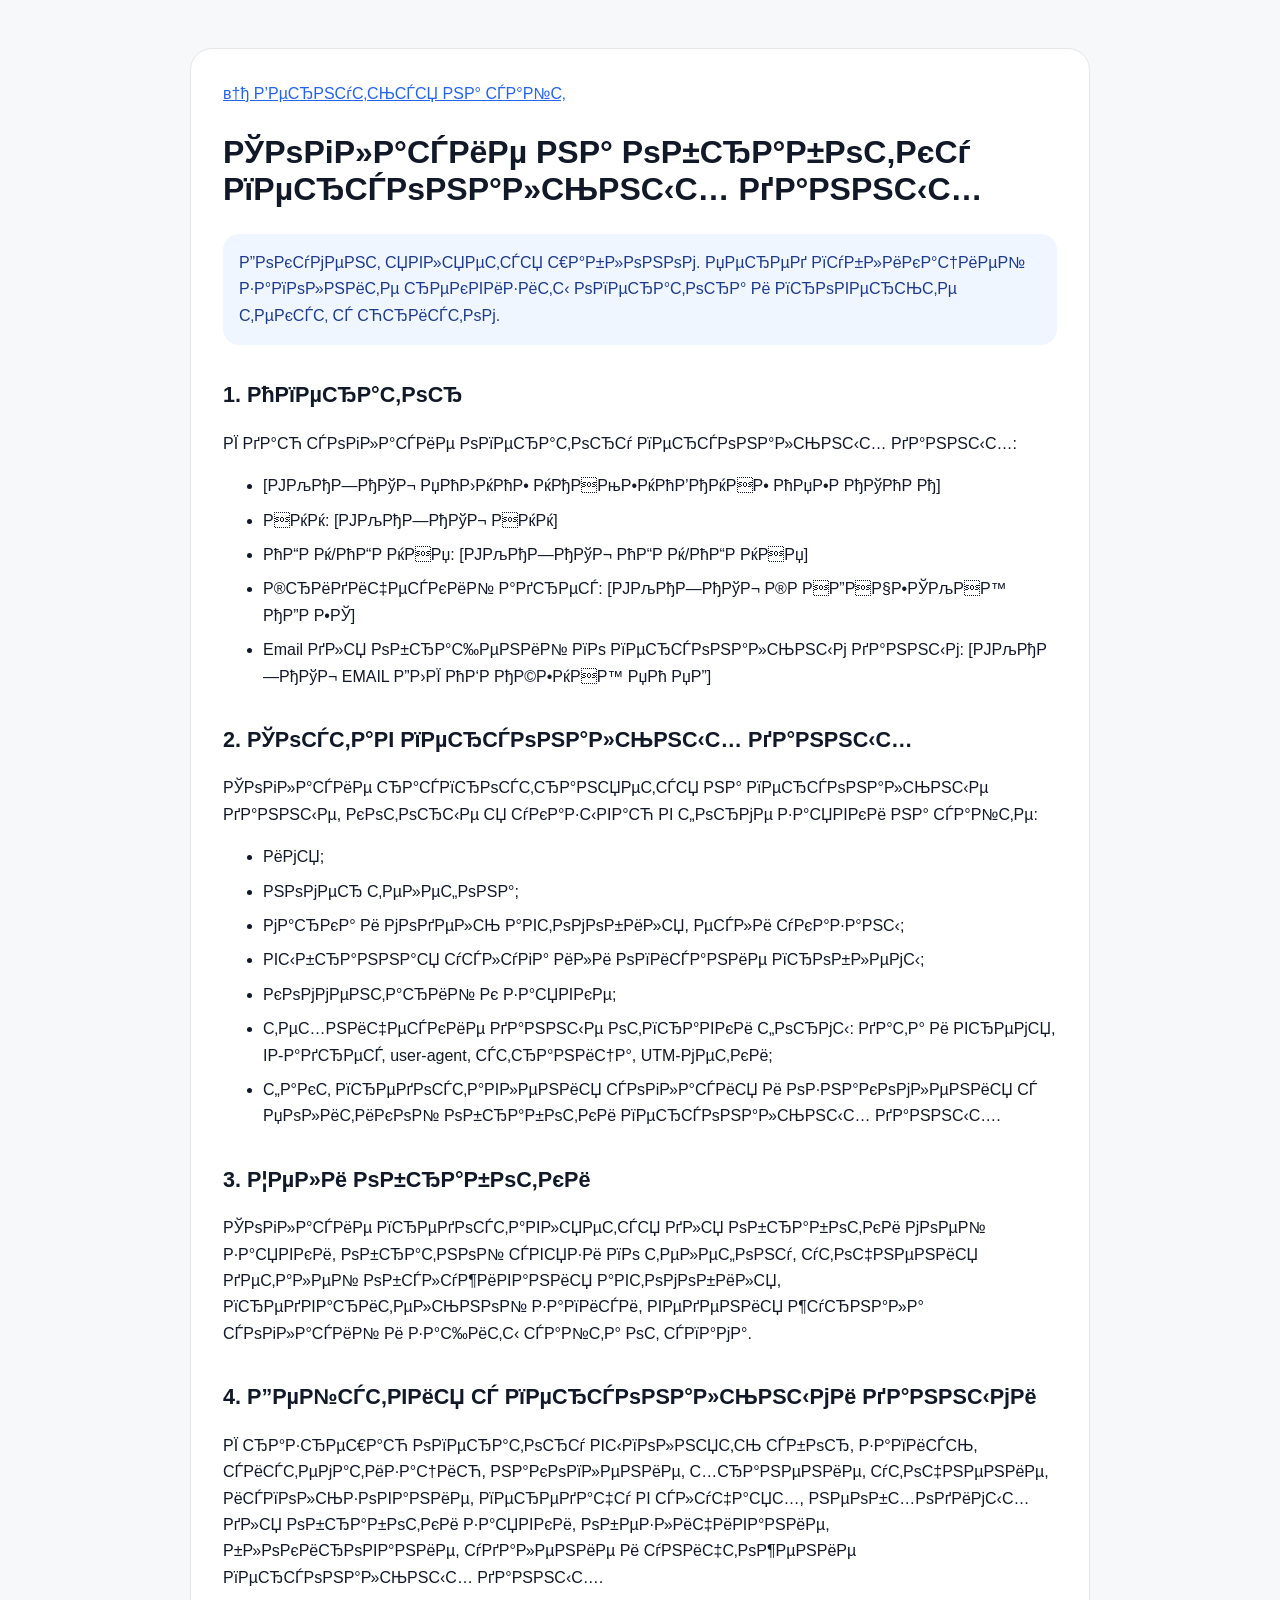
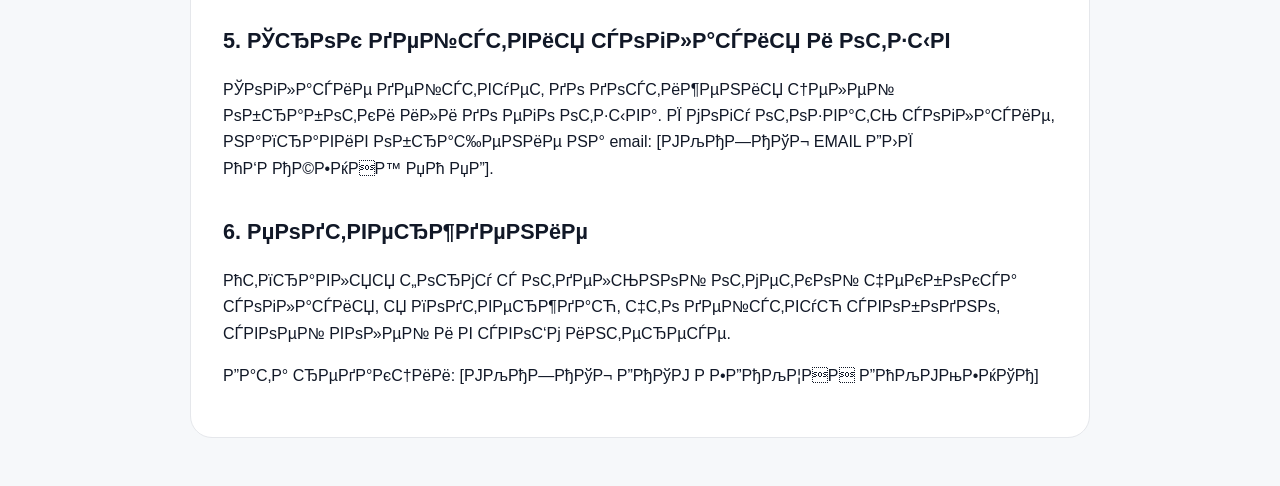
<file: docs/personal-data-consent.html>
﻿<!doctype html>
<html lang="ru">
<head>
    <meta charset="utf-8">
    <meta name="viewport" content="width=device-width, initial-scale=1">
    <title>РЎРѕРіР»Р°СЃРёРµ РЅР° РѕР±СЂР°Р±РѕС‚РєСѓ РїРµСЂСЃРѕРЅР°Р»СЊРЅС‹С… РґР°РЅРЅС‹С…</title>
    <meta name="robots" content="index, follow">
    <style>
        body{margin:0;font-family:-apple-system,BlinkMacSystemFont,"Segoe UI",Roboto,Arial,sans-serif;color:#111827;background:#f6f8fa;line-height:1.65}
        main{width:min(100% - 32px,900px);margin:0 auto;padding:48px 0}
        article{padding:32px;border:1px solid #e5e7eb;border-radius:22px;background:#fff}
        body{font-weight:400} h1{font-size:2rem;line-height:1.15} h2{margin-top:32px;font-size:1.35rem} h1,h2{font-weight:700}
        a{color:#2563eb;font-weight:400} li{margin-bottom:8px}
        .note{padding:16px;border-radius:16px;background:#eff6ff;color:#1e3a8a}
    </style>
</head>
<body>
<main>
    <article>
        <a href="../">в†ђ Р’РµСЂРЅСѓС‚СЊСЃСЏ РЅР° СЃР°Р№С‚</a>
        <h1>РЎРѕРіР»Р°СЃРёРµ РЅР° РѕР±СЂР°Р±РѕС‚РєСѓ РїРµСЂСЃРѕРЅР°Р»СЊРЅС‹С… РґР°РЅРЅС‹С…</h1>
        <p class="note">Р”РѕРєСѓРјРµРЅС‚ СЏРІР»СЏРµС‚СЃСЏ С€Р°Р±Р»РѕРЅРѕРј. РџРµСЂРµРґ РїСѓР±Р»РёРєР°С†РёРµР№ Р·Р°РїРѕР»РЅРёС‚Рµ СЂРµРєРІРёР·РёС‚С‹ РѕРїРµСЂР°С‚РѕСЂР° Рё РїСЂРѕРІРµСЂСЊС‚Рµ С‚РµРєСЃС‚ СЃ СЋСЂРёСЃС‚РѕРј.</p>

        <h2>1. РћРїРµСЂР°С‚РѕСЂ</h2>
        <p>РЇ РґР°СЋ СЃРѕРіР»Р°СЃРёРµ РѕРїРµСЂР°С‚РѕСЂСѓ РїРµСЂСЃРѕРЅР°Р»СЊРЅС‹С… РґР°РЅРЅС‹С…:</p>
        <ul>
            <li>[РЈРљРђР—РђРўР¬ РџРћР›РќРћР• РќРђРРњР•РќРћР’РђРќРР• РћРџР•Р РђРўРћР Рђ]</li>
            <li>РРќРќ: [РЈРљРђР—РђРўР¬ РРќРќ]</li>
            <li>РћР“Р Рќ/РћР“Р РќРРџ: [РЈРљРђР—РђРўР¬ РћР“Р Рќ/РћР“Р РќРРџ]</li>
            <li>Р®СЂРёРґРёС‡РµСЃРєРёР№ Р°РґСЂРµСЃ: [РЈРљРђР—РђРўР¬ Р®Р РР”РР§Р•РЎРљРР™ РђР”Р Р•РЎ]</li>
            <li>Email РґР»СЏ РѕР±СЂР°С‰РµРЅРёР№ РїРѕ РїРµСЂСЃРѕРЅР°Р»СЊРЅС‹Рј РґР°РЅРЅС‹Рј: [РЈРљРђР—РђРўР¬ EMAIL Р”Р›РЇ РћР‘Р РђР©Р•РќРР™ РџРћ РџР”]</li>
        </ul>

        <h2>2. РЎРѕСЃС‚Р°РІ РїРµСЂСЃРѕРЅР°Р»СЊРЅС‹С… РґР°РЅРЅС‹С…</h2>
        <p>РЎРѕРіР»Р°СЃРёРµ СЂР°СЃРїСЂРѕСЃС‚СЂР°РЅСЏРµС‚СЃСЏ РЅР° РїРµСЂСЃРѕРЅР°Р»СЊРЅС‹Рµ РґР°РЅРЅС‹Рµ, РєРѕС‚РѕСЂС‹Рµ СЏ СѓРєР°Р·С‹РІР°СЋ РІ С„РѕСЂРјРµ Р·Р°СЏРІРєРё РЅР° СЃР°Р№С‚Рµ:</p>
        <ul>
            <li>РёРјСЏ;</li>
            <li>РЅРѕРјРµСЂ С‚РµР»РµС„РѕРЅР°;</li>
            <li>РјР°СЂРєР° Рё РјРѕРґРµР»СЊ Р°РІС‚РѕРјРѕР±РёР»СЏ, РµСЃР»Рё СѓРєР°Р·Р°РЅС‹;</li>
            <li>РІС‹Р±СЂР°РЅРЅР°СЏ СѓСЃР»СѓРіР° РёР»Рё РѕРїРёСЃР°РЅРёРµ РїСЂРѕР±Р»РµРјС‹;</li>
            <li>РєРѕРјРјРµРЅС‚Р°СЂРёР№ Рє Р·Р°СЏРІРєРµ;</li>
            <li>С‚РµС…РЅРёС‡РµСЃРєРёРµ РґР°РЅРЅС‹Рµ РѕС‚РїСЂР°РІРєРё С„РѕСЂРјС‹: РґР°С‚Р° Рё РІСЂРµРјСЏ, IP-Р°РґСЂРµСЃ, user-agent, СЃС‚СЂР°РЅРёС†Р°, UTM-РјРµС‚РєРё;</li>
            <li>С„Р°РєС‚ РїСЂРµРґРѕСЃС‚Р°РІР»РµРЅРёСЏ СЃРѕРіР»Р°СЃРёСЏ Рё РѕР·РЅР°РєРѕРјР»РµРЅРёСЏ СЃ РџРѕР»РёС‚РёРєРѕР№ РѕР±СЂР°Р±РѕС‚РєРё РїРµСЂСЃРѕРЅР°Р»СЊРЅС‹С… РґР°РЅРЅС‹С….</li>
        </ul>

        <h2>3. Р¦РµР»Рё РѕР±СЂР°Р±РѕС‚РєРё</h2>
        <p>РЎРѕРіР»Р°СЃРёРµ РїСЂРµРґРѕСЃС‚Р°РІР»СЏРµС‚СЃСЏ РґР»СЏ РѕР±СЂР°Р±РѕС‚РєРё РјРѕРµР№ Р·Р°СЏРІРєРё, РѕР±СЂР°С‚РЅРѕР№ СЃРІСЏР·Рё РїРѕ С‚РµР»РµС„РѕРЅСѓ, СѓС‚РѕС‡РЅРµРЅРёСЏ РґРµС‚Р°Р»РµР№ РѕР±СЃР»СѓР¶РёРІР°РЅРёСЏ Р°РІС‚РѕРјРѕР±РёР»СЏ, РїСЂРµРґРІР°СЂРёС‚РµР»СЊРЅРѕР№ Р·Р°РїРёСЃРё, РІРµРґРµРЅРёСЏ Р¶СѓСЂРЅР°Р»Р° СЃРѕРіР»Р°СЃРёР№ Рё Р·Р°С‰РёС‚С‹ СЃР°Р№С‚Р° РѕС‚ СЃРїР°РјР°.</p>

        <h2>4. Р”РµР№СЃС‚РІРёСЏ СЃ РїРµСЂСЃРѕРЅР°Р»СЊРЅС‹РјРё РґР°РЅРЅС‹РјРё</h2>
        <p>РЇ СЂР°Р·СЂРµС€Р°СЋ РѕРїРµСЂР°С‚РѕСЂСѓ РІС‹РїРѕР»РЅСЏС‚СЊ СЃР±РѕСЂ, Р·Р°РїРёСЃСЊ, СЃРёСЃС‚РµРјР°С‚РёР·Р°С†РёСЋ, РЅР°РєРѕРїР»РµРЅРёРµ, С…СЂР°РЅРµРЅРёРµ, СѓС‚РѕС‡РЅРµРЅРёРµ, РёСЃРїРѕР»СЊР·РѕРІР°РЅРёРµ, РїРµСЂРµРґР°С‡Сѓ РІ СЃР»СѓС‡Р°СЏС…, РЅРµРѕР±С…РѕРґРёРјС‹С… РґР»СЏ РѕР±СЂР°Р±РѕС‚РєРё Р·Р°СЏРІРєРё, РѕР±РµР·Р»РёС‡РёРІР°РЅРёРµ, Р±Р»РѕРєРёСЂРѕРІР°РЅРёРµ, СѓРґР°Р»РµРЅРёРµ Рё СѓРЅРёС‡С‚РѕР¶РµРЅРёРµ РїРµСЂСЃРѕРЅР°Р»СЊРЅС‹С… РґР°РЅРЅС‹С….</p>

        <h2>5. РЎСЂРѕРє РґРµР№СЃС‚РІРёСЏ СЃРѕРіР»Р°СЃРёСЏ Рё РѕС‚Р·С‹РІ</h2>
        <p>РЎРѕРіР»Р°СЃРёРµ РґРµР№СЃС‚РІСѓРµС‚ РґРѕ РґРѕСЃС‚РёР¶РµРЅРёСЏ С†РµР»РµР№ РѕР±СЂР°Р±РѕС‚РєРё РёР»Рё РґРѕ РµРіРѕ РѕС‚Р·С‹РІР°. РЇ РјРѕРіСѓ РѕС‚РѕР·РІР°С‚СЊ СЃРѕРіР»Р°СЃРёРµ, РЅР°РїСЂР°РІРёРІ РѕР±СЂР°С‰РµРЅРёРµ РЅР° email: [РЈРљРђР—РђРўР¬ EMAIL Р”Р›РЇ РћР‘Р РђР©Р•РќРР™ РџРћ РџР”].</p>

        <h2>6. РџРѕРґС‚РІРµСЂР¶РґРµРЅРёРµ</h2>
        <p>РћС‚РїСЂР°РІР»СЏСЏ С„РѕСЂРјСѓ СЃ РѕС‚РґРµР»СЊРЅРѕР№ РѕС‚РјРµС‚РєРѕР№ С‡РµРєР±РѕРєСЃР° СЃРѕРіР»Р°СЃРёСЏ, СЏ РїРѕРґС‚РІРµСЂР¶РґР°СЋ, С‡С‚Рѕ РґРµР№СЃС‚РІСѓСЋ СЃРІРѕР±РѕРґРЅРѕ, СЃРІРѕРµР№ РІРѕР»РµР№ Рё РІ СЃРІРѕС‘Рј РёРЅС‚РµСЂРµСЃРµ.</p>
        <p>Р”Р°С‚Р° СЂРµРґР°РєС†РёРё: [РЈРљРђР—РђРўР¬ Р”РђРўРЈ Р Р•Р”РђРљР¦РР Р”РћРљРЈРњР•РќРўРђ]</p>
    </article>
</main>
</body>
</html>
</file>
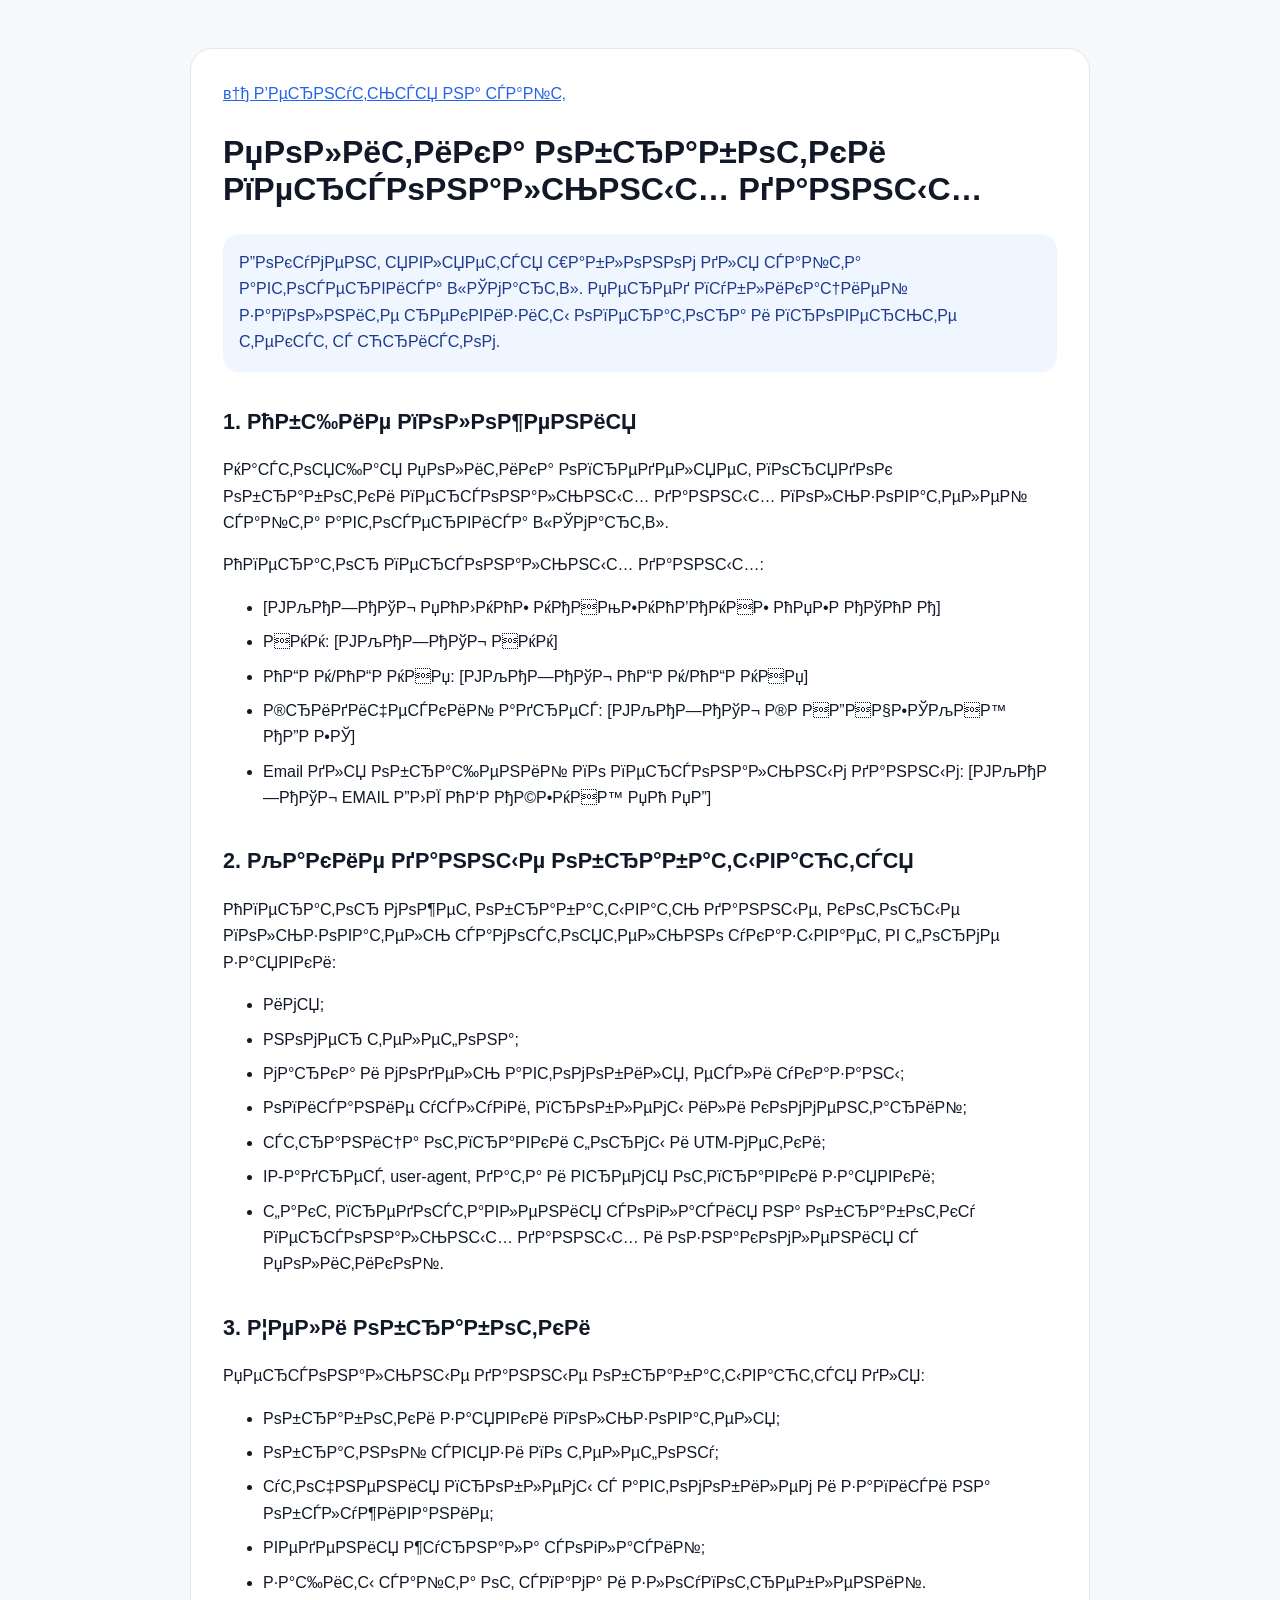
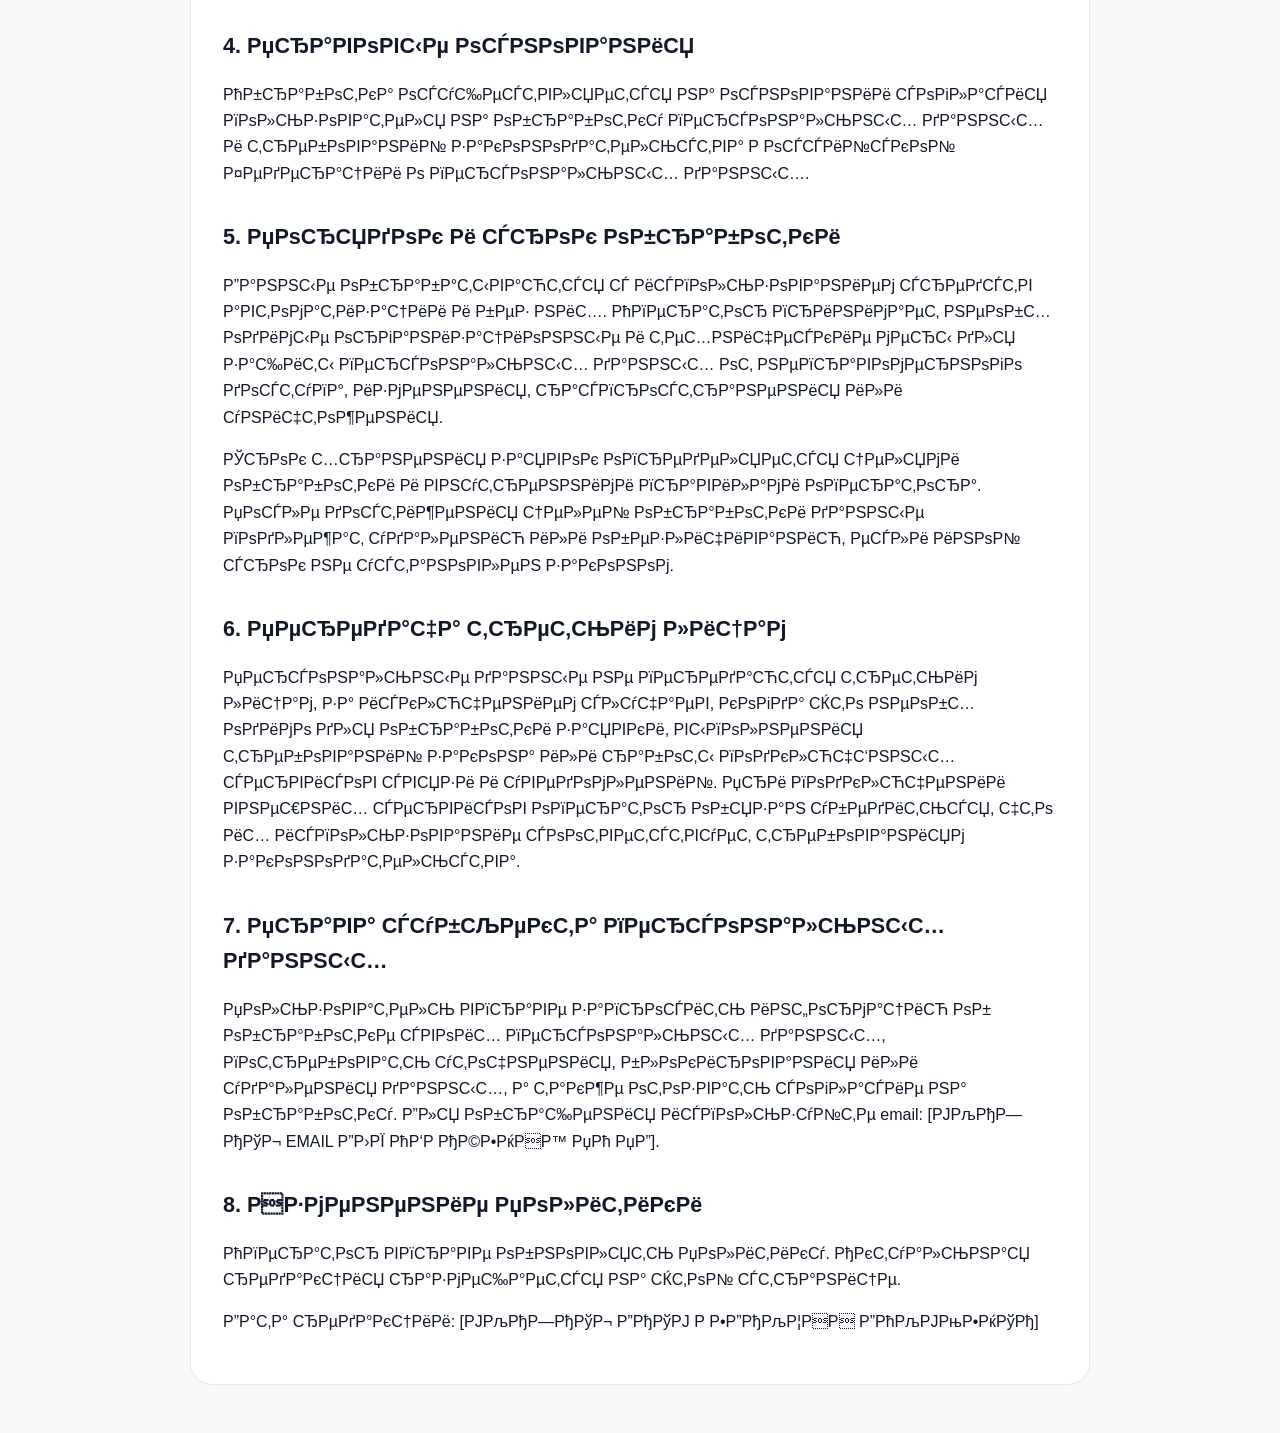
<file: docs/privacy-policy.html>
﻿<!doctype html>
<html lang="ru">
<head>
    <meta charset="utf-8">
    <meta name="viewport" content="width=device-width, initial-scale=1">
    <title>РџРѕР»РёС‚РёРєР° РѕР±СЂР°Р±РѕС‚РєРё РїРµСЂСЃРѕРЅР°Р»СЊРЅС‹С… РґР°РЅРЅС‹С…</title>
    <meta name="robots" content="index, follow">
    <style>
        body{margin:0;font-family:-apple-system,BlinkMacSystemFont,"Segoe UI",Roboto,Arial,sans-serif;color:#111827;background:#f6f8fa;line-height:1.65}
        main{width:min(100% - 32px,900px);margin:0 auto;padding:48px 0}
        article{padding:32px;border:1px solid #e5e7eb;border-radius:22px;background:#fff}
        body{font-weight:400} h1{font-size:2rem;line-height:1.15} h2{margin-top:32px;font-size:1.35rem} h1,h2{font-weight:700}
        a{color:#2563eb;font-weight:400} li{margin-bottom:8px}
        .note{padding:16px;border-radius:16px;background:#eff6ff;color:#1e3a8a}
    </style>
</head>
<body>
<main>
    <article>
        <a href="../">в†ђ Р’РµСЂРЅСѓС‚СЊСЃСЏ РЅР° СЃР°Р№С‚</a>
        <h1>РџРѕР»РёС‚РёРєР° РѕР±СЂР°Р±РѕС‚РєРё РїРµСЂСЃРѕРЅР°Р»СЊРЅС‹С… РґР°РЅРЅС‹С…</h1>
        <p class="note">Р”РѕРєСѓРјРµРЅС‚ СЏРІР»СЏРµС‚СЃСЏ С€Р°Р±Р»РѕРЅРѕРј РґР»СЏ СЃР°Р№С‚Р° Р°РІС‚РѕСЃРµСЂРІРёСЃР° В«РЎРјР°СЂС‚В». РџРµСЂРµРґ РїСѓР±Р»РёРєР°С†РёРµР№ Р·Р°РїРѕР»РЅРёС‚Рµ СЂРµРєРІРёР·РёС‚С‹ РѕРїРµСЂР°С‚РѕСЂР° Рё РїСЂРѕРІРµСЂСЊС‚Рµ С‚РµРєСЃС‚ СЃ СЋСЂРёСЃС‚РѕРј.</p>

        <h2>1. РћР±С‰РёРµ РїРѕР»РѕР¶РµРЅРёСЏ</h2>
        <p>РќР°СЃС‚РѕСЏС‰Р°СЏ РџРѕР»РёС‚РёРєР° РѕРїСЂРµРґРµР»СЏРµС‚ РїРѕСЂСЏРґРѕРє РѕР±СЂР°Р±РѕС‚РєРё РїРµСЂСЃРѕРЅР°Р»СЊРЅС‹С… РґР°РЅРЅС‹С… РїРѕР»СЊР·РѕРІР°С‚РµР»РµР№ СЃР°Р№С‚Р° Р°РІС‚РѕСЃРµСЂРІРёСЃР° В«РЎРјР°СЂС‚В».</p>
        <p>РћРїРµСЂР°С‚РѕСЂ РїРµСЂСЃРѕРЅР°Р»СЊРЅС‹С… РґР°РЅРЅС‹С…:</p>
        <ul>
            <li>[РЈРљРђР—РђРўР¬ РџРћР›РќРћР• РќРђРРњР•РќРћР’РђРќРР• РћРџР•Р РђРўРћР Рђ]</li>
            <li>РРќРќ: [РЈРљРђР—РђРўР¬ РРќРќ]</li>
            <li>РћР“Р Рќ/РћР“Р РќРРџ: [РЈРљРђР—РђРўР¬ РћР“Р Рќ/РћР“Р РќРРџ]</li>
            <li>Р®СЂРёРґРёС‡РµСЃРєРёР№ Р°РґСЂРµСЃ: [РЈРљРђР—РђРўР¬ Р®Р РР”РР§Р•РЎРљРР™ РђР”Р Р•РЎ]</li>
            <li>Email РґР»СЏ РѕР±СЂР°С‰РµРЅРёР№ РїРѕ РїРµСЂСЃРѕРЅР°Р»СЊРЅС‹Рј РґР°РЅРЅС‹Рј: [РЈРљРђР—РђРўР¬ EMAIL Р”Р›РЇ РћР‘Р РђР©Р•РќРР™ РџРћ РџР”]</li>
        </ul>

        <h2>2. РљР°РєРёРµ РґР°РЅРЅС‹Рµ РѕР±СЂР°Р±Р°С‚С‹РІР°СЋС‚СЃСЏ</h2>
        <p>РћРїРµСЂР°С‚РѕСЂ РјРѕР¶РµС‚ РѕР±СЂР°Р±Р°С‚С‹РІР°С‚СЊ РґР°РЅРЅС‹Рµ, РєРѕС‚РѕСЂС‹Рµ РїРѕР»СЊР·РѕРІР°С‚РµР»СЊ СЃР°РјРѕСЃС‚РѕСЏС‚РµР»СЊРЅРѕ СѓРєР°Р·С‹РІР°РµС‚ РІ С„РѕСЂРјРµ Р·Р°СЏРІРєРё:</p>
        <ul>
            <li>РёРјСЏ;</li>
            <li>РЅРѕРјРµСЂ С‚РµР»РµС„РѕРЅР°;</li>
            <li>РјР°СЂРєР° Рё РјРѕРґРµР»СЊ Р°РІС‚РѕРјРѕР±РёР»СЏ, РµСЃР»Рё СѓРєР°Р·Р°РЅС‹;</li>
            <li>РѕРїРёСЃР°РЅРёРµ СѓСЃР»СѓРіРё, РїСЂРѕР±Р»РµРјС‹ РёР»Рё РєРѕРјРјРµРЅС‚Р°СЂРёР№;</li>
            <li>СЃС‚СЂР°РЅРёС†Р° РѕС‚РїСЂР°РІРєРё С„РѕСЂРјС‹ Рё UTM-РјРµС‚РєРё;</li>
            <li>IP-Р°РґСЂРµСЃ, user-agent, РґР°С‚Р° Рё РІСЂРµРјСЏ РѕС‚РїСЂР°РІРєРё Р·Р°СЏРІРєРё;</li>
            <li>С„Р°РєС‚ РїСЂРµРґРѕСЃС‚Р°РІР»РµРЅРёСЏ СЃРѕРіР»Р°СЃРёСЏ РЅР° РѕР±СЂР°Р±РѕС‚РєСѓ РїРµСЂСЃРѕРЅР°Р»СЊРЅС‹С… РґР°РЅРЅС‹С… Рё РѕР·РЅР°РєРѕРјР»РµРЅРёСЏ СЃ РџРѕР»РёС‚РёРєРѕР№.</li>
        </ul>

        <h2>3. Р¦РµР»Рё РѕР±СЂР°Р±РѕС‚РєРё</h2>
        <p>РџРµСЂСЃРѕРЅР°Р»СЊРЅС‹Рµ РґР°РЅРЅС‹Рµ РѕР±СЂР°Р±Р°С‚С‹РІР°СЋС‚СЃСЏ РґР»СЏ:</p>
        <ul>
            <li>РѕР±СЂР°Р±РѕС‚РєРё Р·Р°СЏРІРєРё РїРѕР»СЊР·РѕРІР°С‚РµР»СЏ;</li>
            <li>РѕР±СЂР°С‚РЅРѕР№ СЃРІСЏР·Рё РїРѕ С‚РµР»РµС„РѕРЅСѓ;</li>
            <li>СѓС‚РѕС‡РЅРµРЅРёСЏ РїСЂРѕР±Р»РµРјС‹ СЃ Р°РІС‚РѕРјРѕР±РёР»РµРј Рё Р·Р°РїРёСЃРё РЅР° РѕР±СЃР»СѓР¶РёРІР°РЅРёРµ;</li>
            <li>РІРµРґРµРЅРёСЏ Р¶СѓСЂРЅР°Р»Р° СЃРѕРіР»Р°СЃРёР№;</li>
            <li>Р·Р°С‰РёС‚С‹ СЃР°Р№С‚Р° РѕС‚ СЃРїР°РјР° Рё Р·Р»РѕСѓРїРѕС‚СЂРµР±Р»РµРЅРёР№.</li>
        </ul>

        <h2>4. РџСЂР°РІРѕРІС‹Рµ РѕСЃРЅРѕРІР°РЅРёСЏ</h2>
        <p>РћР±СЂР°Р±РѕС‚РєР° РѕСЃСѓС‰РµСЃС‚РІР»СЏРµС‚СЃСЏ РЅР° РѕСЃРЅРѕРІР°РЅРёРё СЃРѕРіР»Р°СЃРёСЏ РїРѕР»СЊР·РѕРІР°С‚РµР»СЏ РЅР° РѕР±СЂР°Р±РѕС‚РєСѓ РїРµСЂСЃРѕРЅР°Р»СЊРЅС‹С… РґР°РЅРЅС‹С… Рё С‚СЂРµР±РѕРІР°РЅРёР№ Р·Р°РєРѕРЅРѕРґР°С‚РµР»СЊСЃС‚РІР° Р РѕСЃСЃРёР№СЃРєРѕР№ Р¤РµРґРµСЂР°С†РёРё Рѕ РїРµСЂСЃРѕРЅР°Р»СЊРЅС‹С… РґР°РЅРЅС‹С….</p>

        <h2>5. РџРѕСЂСЏРґРѕРє Рё СЃСЂРѕРє РѕР±СЂР°Р±РѕС‚РєРё</h2>
        <p>Р”Р°РЅРЅС‹Рµ РѕР±СЂР°Р±Р°С‚С‹РІР°СЋС‚СЃСЏ СЃ РёСЃРїРѕР»СЊР·РѕРІР°РЅРёРµРј СЃСЂРµРґСЃС‚РІ Р°РІС‚РѕРјР°С‚РёР·Р°С†РёРё Рё Р±РµР· РЅРёС…. РћРїРµСЂР°С‚РѕСЂ РїСЂРёРЅРёРјР°РµС‚ РЅРµРѕР±С…РѕРґРёРјС‹Рµ РѕСЂРіР°РЅРёР·Р°С†РёРѕРЅРЅС‹Рµ Рё С‚РµС…РЅРёС‡РµСЃРєРёРµ РјРµСЂС‹ РґР»СЏ Р·Р°С‰РёС‚С‹ РїРµСЂСЃРѕРЅР°Р»СЊРЅС‹С… РґР°РЅРЅС‹С… РѕС‚ РЅРµРїСЂР°РІРѕРјРµСЂРЅРѕРіРѕ РґРѕСЃС‚СѓРїР°, РёР·РјРµРЅРµРЅРёСЏ, СЂР°СЃРїСЂРѕСЃС‚СЂР°РЅРµРЅРёСЏ РёР»Рё СѓРЅРёС‡С‚РѕР¶РµРЅРёСЏ.</p>
        <p>РЎСЂРѕРє С…СЂР°РЅРµРЅРёСЏ Р·Р°СЏРІРѕРє РѕРїСЂРµРґРµР»СЏРµС‚СЃСЏ С†РµР»СЏРјРё РѕР±СЂР°Р±РѕС‚РєРё Рё РІРЅСѓС‚СЂРµРЅРЅРёРјРё РїСЂР°РІРёР»Р°РјРё РѕРїРµСЂР°С‚РѕСЂР°. РџРѕСЃР»Рµ РґРѕСЃС‚РёР¶РµРЅРёСЏ С†РµР»РµР№ РѕР±СЂР°Р±РѕС‚РєРё РґР°РЅРЅС‹Рµ РїРѕРґР»РµР¶Р°С‚ СѓРґР°Р»РµРЅРёСЋ РёР»Рё РѕР±РµР·Р»РёС‡РёРІР°РЅРёСЋ, РµСЃР»Рё РёРЅРѕР№ СЃСЂРѕРє РЅРµ СѓСЃС‚Р°РЅРѕРІР»РµРЅ Р·Р°РєРѕРЅРѕРј.</p>

        <h2>6. РџРµСЂРµРґР°С‡Р° С‚СЂРµС‚СЊРёРј Р»РёС†Р°Рј</h2>
        <p>РџРµСЂСЃРѕРЅР°Р»СЊРЅС‹Рµ РґР°РЅРЅС‹Рµ РЅРµ РїРµСЂРµРґР°СЋС‚СЃСЏ С‚СЂРµС‚СЊРёРј Р»РёС†Р°Рј, Р·Р° РёСЃРєР»СЋС‡РµРЅРёРµРј СЃР»СѓС‡Р°РµРІ, РєРѕРіРґР° СЌС‚Рѕ РЅРµРѕР±С…РѕРґРёРјРѕ РґР»СЏ РѕР±СЂР°Р±РѕС‚РєРё Р·Р°СЏРІРєРё, РІС‹РїРѕР»РЅРµРЅРёСЏ С‚СЂРµР±РѕРІР°РЅРёР№ Р·Р°РєРѕРЅР° РёР»Рё СЂР°Р±РѕС‚С‹ РїРѕРґРєР»СЋС‡С‘РЅРЅС‹С… СЃРµСЂРІРёСЃРѕРІ СЃРІСЏР·Рё Рё СѓРІРµРґРѕРјР»РµРЅРёР№. РџСЂРё РїРѕРґРєР»СЋС‡РµРЅРёРё РІРЅРµС€РЅРёС… СЃРµСЂРІРёСЃРѕРІ РѕРїРµСЂР°С‚РѕСЂ РѕР±СЏР·Р°РЅ СѓР±РµРґРёС‚СЊСЃСЏ, С‡С‚Рѕ РёС… РёСЃРїРѕР»СЊР·РѕРІР°РЅРёРµ СЃРѕРѕС‚РІРµС‚СЃС‚РІСѓРµС‚ С‚СЂРµР±РѕРІР°РЅРёСЏРј Р·Р°РєРѕРЅРѕРґР°С‚РµР»СЊСЃС‚РІР°.</p>

        <h2>7. РџСЂР°РІР° СЃСѓР±СЉРµРєС‚Р° РїРµСЂСЃРѕРЅР°Р»СЊРЅС‹С… РґР°РЅРЅС‹С…</h2>
        <p>РџРѕР»СЊР·РѕРІР°С‚РµР»СЊ РІРїСЂР°РІРµ Р·Р°РїСЂРѕСЃРёС‚СЊ РёРЅС„РѕСЂРјР°С†РёСЋ РѕР± РѕР±СЂР°Р±РѕС‚РєРµ СЃРІРѕРёС… РїРµСЂСЃРѕРЅР°Р»СЊРЅС‹С… РґР°РЅРЅС‹С…, РїРѕС‚СЂРµР±РѕРІР°С‚СЊ СѓС‚РѕС‡РЅРµРЅРёСЏ, Р±Р»РѕРєРёСЂРѕРІР°РЅРёСЏ РёР»Рё СѓРґР°Р»РµРЅРёСЏ РґР°РЅРЅС‹С…, Р° С‚Р°РєР¶Рµ РѕС‚РѕР·РІР°С‚СЊ СЃРѕРіР»Р°СЃРёРµ РЅР° РѕР±СЂР°Р±РѕС‚РєСѓ. Р”Р»СЏ РѕР±СЂР°С‰РµРЅРёСЏ РёСЃРїРѕР»СЊР·СѓР№С‚Рµ email: [РЈРљРђР—РђРўР¬ EMAIL Р”Р›РЇ РћР‘Р РђР©Р•РќРР™ РџРћ РџР”].</p>

        <h2>8. РР·РјРµРЅРµРЅРёРµ РџРѕР»РёС‚РёРєРё</h2>
        <p>РћРїРµСЂР°С‚РѕСЂ РІРїСЂР°РІРµ РѕР±РЅРѕРІР»СЏС‚СЊ РџРѕР»РёС‚РёРєСѓ. РђРєС‚СѓР°Р»СЊРЅР°СЏ СЂРµРґР°РєС†РёСЏ СЂР°Р·РјРµС‰Р°РµС‚СЃСЏ РЅР° СЌС‚РѕР№ СЃС‚СЂР°РЅРёС†Рµ.</p>
        <p>Р”Р°С‚Р° СЂРµРґР°РєС†РёРё: [РЈРљРђР—РђРўР¬ Р”РђРўРЈ Р Р•Р”РђРљР¦РР Р”РћРљРЈРњР•РќРўРђ]</p>
    </article>
</main>
</body>
</html>
</file>
<file: assets/css/styles.css>
﻿:root {
    --bg: #0f1720;
    --bg-2: #111827;
    --surface: #ffffff;
    --surface-soft: #f6f8fa;
    --text: #111827;
    --muted: #64748b;
    --accent: #2563eb;
    --accent-2: #00a676;
    --warning: #f59e0b;
    --border: #e5e7eb;
    --dark-text: #f8fafc;
    --dark-muted: #b8c2d1;
    --shadow: 0 24px 70px rgba(15, 23, 32, 0.14);
    --shadow-soft: 0 16px 40px rgba(15, 23, 32, 0.08);
    --radius-lg: 24px;
    --radius-md: 18px;
    --radius-sm: 14px;
    --container: 1180px;
    --header-height: 76px;
}

@keyframes soft-pulse {
    0%, 100% {
        box-shadow: 0 0 0 0 rgba(37, 99, 235, 0.24);
    }
    50% {
        box-shadow: 0 0 0 16px rgba(37, 99, 235, 0);
    }
}

@keyframes float-card {
    0%, 100% {
        transform: translateY(0);
    }
    50% {
        transform: translateY(-8px);
    }
}

@keyframes scan-line {
    0% {
        transform: translateX(-120%);
    }
    100% {
        transform: translateX(120%);
    }
}

@keyframes glow-rotate {
    0% {
        transform: rotate(0deg);
    }
    100% {
        transform: rotate(360deg);
    }
}

@keyframes route-dash {
    0% {
        background-position: 0 0;
    }
    100% {
        background-position: 96px 0;
    }
}

* {
    box-sizing: border-box;
}

html {
    scroll-behavior: smooth;
}

body {
    margin: 0;
    font-family: Inter, -apple-system, BlinkMacSystemFont, "Segoe UI", Roboto, Arial, sans-serif;
    color: var(--text);
    background: var(--surface);
    font-weight: 400;
    line-height: 1.6;
    letter-spacing: 0;
    text-rendering: optimizeLegibility;
}

body.menu-open {
    overflow: hidden;
}

img,
svg {
    max-width: 100%;
    display: block;
}

svg {
    width: 20px;
    height: 20px;
    fill: none;
    stroke: currentColor;
    stroke-width: 2;
    stroke-linecap: round;
    stroke-linejoin: round;
}

a {
    color: inherit;
    text-decoration: none;
}

a:hover {
    color: var(--accent);
}

button,
input,
select,
textarea {
    font: inherit;
}

button {
    cursor: pointer;
}

:where(a, button, input, select, textarea, label, summary, dt, dd, li, span, small, strong, b) {
    font-weight: 400;
}

:focus-visible {
    outline: 3px solid rgba(37, 99, 235, 0.45);
    outline-offset: 3px;
}

.skip-link {
    position: fixed;
    left: 16px;
    top: 16px;
    z-index: 1000;
    transform: translateY(-120%);
    padding: 10px 14px;
    border-radius: 12px;
    background: var(--accent);
    color: #fff;
    transition: transform 180ms ease;
}

.skip-link:focus {
    transform: translateY(0);
}

.container {
    width: min(100% - 32px, var(--container));
    margin: 0 auto;
}

.section {
    padding: 92px 0;
}

.section-soft {
    background: var(--surface-soft);
}

.section-dark {
    color: var(--dark-text);
    background:
        radial-gradient(circle at 12% 18%, rgba(37, 99, 235, 0.18), transparent 32%),
        linear-gradient(135deg, #0f1720 0%, #111827 58%, #122033 100%);
}

.section-head {
    max-width: 760px;
    margin-bottom: 36px;
}

.section-head--wide {
    max-width: none;
    display: grid;
    grid-template-columns: minmax(0, 1.1fr) minmax(280px, 0.9fr);
    gap: 28px;
    align-items: end;
}

.eyebrow {
    display: inline-flex;
    align-items: center;
    gap: 8px;
    margin-bottom: 12px;
    color: var(--accent);
    font-size: 0.9rem;
    font-weight: 400;
    letter-spacing: 0;
}

.section-dark .eyebrow {
    color: #8db6ff;
}

h1,
h2,
h3,
h4,
h5,
h6 {
    font-weight: 700;
}

:where(h1, h2, h3, h4, h5, h6) * {
    font-weight: 700;
}

h1,
h2,
h3,
p {
    margin-top: 0;
}

h1 {
    max-width: 780px;
    margin-bottom: 22px;
    font-size: 3.05rem;
    line-height: 1.08;
}

h2 {
    margin-bottom: 16px;
    font-size: 2.25rem;
    line-height: 1.15;
}

h3 {
    margin-bottom: 10px;
    font-size: 1.1rem;
    line-height: 1.3;
}

p {
    color: var(--muted);
}

.section-dark p,
.section-dark .muted {
    color: var(--dark-muted);
}

.muted {
    color: var(--muted);
}

.btn {
    min-height: 48px;
    display: inline-flex;
    align-items: center;
    justify-content: center;
    gap: 10px;
    border: 1px solid transparent;
    border-radius: 16px;
    padding: 13px 20px;
    color: #fff;
    font-weight: 400;
    line-height: 1.2;
    text-align: center;
    transition: transform 180ms ease, box-shadow 180ms ease, background 180ms ease, border-color 180ms ease;
    touch-action: manipulation;
}

.btn:hover {
    transform: translateY(-1px);
}

.btn--primary {
    background: var(--accent);
    box-shadow: 0 16px 32px rgba(37, 99, 235, 0.26);
}

.btn--primary:hover {
    color: #fff;
    background: #1d4ed8;
}

.btn--secondary {
    color: var(--dark-text);
    background: rgba(255, 255, 255, 0.1);
    border-color: rgba(255, 255, 255, 0.24);
}

.btn--secondary:hover {
    color: #fff;
    background: rgba(255, 255, 255, 0.16);
}

.section:not(.section-dark) .btn--secondary {
    color: var(--text);
    background: #fff;
    border-color: var(--border);
}

.btn--ghost {
    color: var(--text);
    background: transparent;
    border-color: var(--border);
}

.btn--small {
    min-height: 42px;
    padding: 10px 16px;
    border-radius: 14px;
}

.btn--full {
    width: 100%;
}

.btn.is-loading {
    pointer-events: none;
    opacity: 0.78;
}

.site-header {
    position: sticky;
    top: 0;
    z-index: 50;
    min-height: var(--header-height);
    display: flex;
    align-items: center;
    color: var(--dark-text);
    background: rgba(15, 23, 32, 0.88);
    border-bottom: 1px solid rgba(255, 255, 255, 0.08);
    backdrop-filter: blur(16px);
}

.header-grid {
    display: grid;
    grid-template-columns: auto minmax(0, 1fr) auto;
    gap: 24px;
    align-items: center;
}

.brand {
    display: inline-flex;
    align-items: center;
    gap: 12px;
    min-width: 0;
}

.brand__mark {
    width: 44px;
    height: 44px;
    display: grid;
    place-items: center;
    border-radius: 14px;
    color: #fff;
    background: linear-gradient(135deg, var(--accent), var(--accent-2));
    font-weight: 400;
}

.brand strong,
.brand small {
    display: block;
}

.brand strong {
    font-size: 1.12rem;
    line-height: 1.1;
}

.brand small {
    color: var(--dark-muted);
    font-size: 0.82rem;
    white-space: nowrap;
}

.nav {
    display: flex;
    justify-content: center;
    gap: 8px;
}

.nav a {
    min-height: 42px;
    display: inline-flex;
    align-items: center;
    border-radius: 12px;
    padding: 8px 12px;
    color: var(--dark-muted);
    font-weight: 400;
}

.nav a:hover {
    color: #fff;
    background: rgba(255, 255, 255, 0.08);
}

.header-actions {
    display: flex;
    align-items: center;
    justify-content: flex-end;
    gap: 12px;
}

.header-phone {
    color: #fff;
    font-weight: 400;
    white-space: nowrap;
}

.burger {
    width: 46px;
    height: 46px;
    display: none;
    place-items: center;
    border: 1px solid rgba(255, 255, 255, 0.18);
    border-radius: 14px;
    background: rgba(255, 255, 255, 0.08);
}

.burger span {
    width: 20px;
    height: 2px;
    display: block;
    margin: 3px 0;
    border-radius: 2px;
    background: #fff;
    transition: transform 180ms ease, opacity 180ms ease;
}

.hero {
    min-height: calc(100dvh - var(--header-height));
    padding: 76px 0 92px;
}

.hero-grid {
    display: grid;
    grid-template-columns: minmax(0, 1.2fr) minmax(360px, 0.8fr);
    gap: 38px;
    align-items: start;
}

.hero-lead {
    max-width: 720px;
    font-size: 1.18rem;
}

.trust-chips {
    display: flex;
    flex-wrap: wrap;
    gap: 10px;
    margin: 28px 0;
}

.trust-chips span {
    display: inline-flex;
    min-height: 38px;
    align-items: center;
    border: 1px solid rgba(255, 255, 255, 0.16);
    border-radius: 999px;
    padding: 8px 12px;
    color: #e9f0ff;
    background: rgba(255, 255, 255, 0.08);
    font-weight: 400;
}

.hero-actions,
.contact-actions {
    display: flex;
    flex-wrap: wrap;
    gap: 12px;
}

.service-map {
    max-width: 640px;
    margin-top: 36px;
    border: 1px solid rgba(255, 255, 255, 0.14);
    border-radius: var(--radius-lg);
    overflow: hidden;
    box-shadow: 0 26px 60px rgba(0, 0, 0, 0.28);
    position: relative;
    animation: float-card 7s ease-in-out infinite;
}

.service-map::after {
    content: "";
    position: absolute;
    inset: 0;
    background: linear-gradient(110deg, transparent 24%, rgba(255, 255, 255, 0.12) 48%, transparent 72%);
    transform: translateX(-120%);
    animation: scan-line 6s ease-in-out infinite;
    pointer-events: none;
}

.service-map img {
    width: 100%;
    height: auto;
}

.hero-form .lead-form {
    padding: 18px;
}

.hero-form .lead-form__head {
    margin-bottom: 10px;
}

.hero-form .lead-form__head h3 {
    margin-bottom: 2px;
    font-size: 1.22rem;
}

.hero-form .lead-form__head p,
.hero-form .form-note {
    font-size: 0.82rem;
    line-height: 1.35;
}

.hero-form .field {
    margin-bottom: 8px;
}

.hero-form .field label {
    margin-bottom: 4px;
    font-size: 0.82rem;
}

.hero-form .field input,
.hero-form .field select,
.hero-form .field textarea {
    min-height: 42px;
    border-radius: 12px;
    padding: 9px 11px;
}

.hero-form .field textarea {
    min-height: 72px;
}

.hero-form .field-error {
    min-height: 14px;
    margin-top: 3px;
    font-size: 0.76rem;
}

.hero-form .field-hint {
    margin-top: 4px;
    font-size: 0.76rem;
}

.hero-form .form-consents {
    gap: 5px;
    margin: 10px 0;
}

.hero-form .checkbox-line {
    grid-template-columns: 20px minmax(0, 1fr);
    gap: 8px;
    font-size: 0.76rem;
    line-height: 1.34;
}

.hero-form .checkbox-line input {
    width: 18px;
    height: 18px;
}

.hero-form .btn {
    min-height: 44px;
    padding: 10px 16px;
}

.hero-form,
.lead-form {
    border-radius: var(--radius-lg);
}

.hero-form {
    position: sticky;
    top: calc(var(--header-height) + 18px);
}

.lead-form {
    padding: 24px;
    color: var(--text);
    background: var(--surface);
    box-shadow: var(--shadow);
    transition: transform 220ms ease, box-shadow 220ms ease;
}

.lead-form:focus-within {
    transform: translateY(-2px);
    box-shadow: 0 28px 78px rgba(15, 23, 32, 0.18);
}

.lead-form__head {
    margin-bottom: 18px;
}

.lead-form__head h3 {
    margin-bottom: 6px;
    font-size: 1.45rem;
}

.lead-form__head p,
.form-note {
    margin-bottom: 0;
    font-size: 0.94rem;
}

.field {
    margin-bottom: 14px;
}

.field label {
    display: inline-flex;
    margin-bottom: 7px;
    color: #263244;
    font-size: 0.92rem;
    font-weight: 400;
}

.field label span {
    color: #b45309;
}

.field input,
.field select,
.field textarea {
    width: 100%;
    min-height: 48px;
    border: 1px solid var(--border);
    border-radius: 14px;
    padding: 12px 13px;
    color: var(--text);
    background: #fff;
    transition: border-color 160ms ease, box-shadow 160ms ease, background 160ms ease;
}

.field textarea {
    min-height: 104px;
    resize: vertical;
}

.field input:focus,
.field select:focus,
.field textarea:focus {
    border-color: var(--accent);
    box-shadow: 0 0 0 4px rgba(37, 99, 235, 0.12);
    outline: none;
}

.field.has-error input,
.field.has-error select,
.field.has-error textarea,
.form-consents.has-error {
    border-color: #dc2626;
}

.field-error {
    min-height: 18px;
    display: block;
    margin-top: 5px;
    color: #b91c1c;
    font-size: 0.84rem;
    line-height: 1.35;
}

.field-hint {
    display: block;
    margin-top: 6px;
    color: var(--muted);
    font-size: 0.86rem;
    line-height: 1.4;
}

.form-consents {
    display: grid;
    gap: 8px;
    margin: 16px 0;
    border-radius: 14px;
}

.checkbox-line {
    display: grid;
    grid-template-columns: 22px minmax(0, 1fr);
    gap: 10px;
    align-items: start;
    color: #334155;
    font-size: 0.88rem;
    line-height: 1.45;
}

.checkbox-line input {
    width: 20px;
    height: 20px;
    margin: 2px 0 0;
    accent-color: var(--accent);
}

.checkbox-line a {
    color: var(--accent);
    font-weight: 400;
    text-decoration: underline;
    text-underline-offset: 3px;
}

.form-status {
    margin-top: 14px;
    border-radius: 14px;
    padding: 0;
    font-weight: 400;
}

.form-status.is-success,
.form-status.is-error {
    padding: 12px 14px;
}

.form-status.is-success {
    color: #065f46;
    background: #ecfdf5;
}

.form-status.is-error {
    color: #991b1b;
    background: #fef2f2;
}

.hp-field {
    position: absolute;
    left: -10000px;
    width: 1px;
    height: 1px;
    overflow: hidden;
}

.problem-grid {
    display: grid;
    grid-template-columns: repeat(12, minmax(0, 1fr));
    gap: 12px;
    position: relative;
    padding: 16px;
    border: 1px solid var(--border);
    border-radius: var(--radius-lg);
    background:
        linear-gradient(90deg, rgba(37, 99, 235, 0.08) 1px, transparent 1px),
        linear-gradient(rgba(37, 99, 235, 0.08) 1px, transparent 1px),
        #fff;
    background-size: 34px 34px;
    box-shadow: var(--shadow-soft);
    counter-reset: problem;
}

.problem-card {
    min-height: 92px;
    display: flex;
    align-items: stretch;
    justify-content: space-between;
    flex-direction: column;
    gap: 14px;
    border: 1px solid var(--border);
    border-radius: var(--radius-md);
    padding: 18px;
    color: var(--text);
    background: rgba(255, 255, 255, 0.92);
    box-shadow: none;
    position: relative;
    text-align: left;
    transition: transform 180ms ease, border-color 180ms ease, box-shadow 180ms ease;
    grid-column: span 3;
    counter-increment: problem;
}

.problem-card::before {
    content: "0" counter(problem);
    width: 30px;
    height: 30px;
    display: grid;
    place-items: center;
    border-radius: 50%;
    color: #fff;
    background: var(--accent);
    font-size: 0.78rem;
}

.problem-card:nth-child(1),
.problem-card:nth-child(3) {
    grid-column: span 4;
    min-height: 134px;
    background: linear-gradient(135deg, #eff6ff, #ffffff);
}

.problem-card:nth-child(2) {
    grid-column: span 4;
    min-height: 134px;
    background: linear-gradient(135deg, #ecfdf5, #ffffff);
}

.problem-card:nth-child(5),
.problem-card:nth-child(8) {
    grid-column: span 6;
}

.problem-card:nth-child(9),
.problem-card:nth-child(10) {
    background: #f8fafc;
}

.problem-card:nth-child(9) {
    grid-column: span 4;
}

.problem-card:nth-child(10) {
    grid-column: span 8;
}

.problem-card span {
    font-weight: 400;
    line-height: 1.3;
}

.problem-card svg {
    position: absolute;
    right: 16px;
    top: 18px;
    color: var(--accent);
}

.problem-card:hover,
.problem-card.is-selected {
    transform: translateY(-2px);
    border-color: rgba(37, 99, 235, 0.35);
    box-shadow: 0 18px 42px rgba(37, 99, 235, 0.14);
}

.trust-grid {
    display: grid;
    grid-template-columns: repeat(3, minmax(0, 1fr));
    gap: 18px;
}

.info-card,
.service-card,
.review-card,
.faq-item {
    border: 1px solid var(--border);
    border-radius: var(--radius-md);
    background: #fff;
    box-shadow: var(--shadow-soft);
}

.info-card {
    padding: 24px;
}

.info-card__icon,
.panel-icon {
    width: 46px;
    height: 46px;
    display: grid;
    place-items: center;
    margin-bottom: 18px;
    border-radius: 16px;
    color: var(--accent);
    background: #eff6ff;
}

.info-card p,
.service-card p,
.review-card p {
    margin-bottom: 0;
}

.filter-row {
    display: flex;
    flex-wrap: wrap;
    gap: 10px;
    margin-bottom: 24px;
}

.filter-btn {
    min-height: 42px;
    border: 1px solid var(--border);
    border-radius: 999px;
    padding: 9px 14px;
    color: #334155;
    background: #fff;
    font-weight: 400;
    transition: color 160ms ease, background 160ms ease, border-color 160ms ease;
}

.filter-btn:hover,
.filter-btn.is-active {
    color: #fff;
    border-color: var(--accent);
    background: var(--accent);
}

.service-grid {
    display: grid;
    grid-template-columns: repeat(3, minmax(0, 1fr));
    gap: 18px;
}

.service-card {
    min-height: 238px;
    display: flex;
    flex-direction: column;
    justify-content: space-between;
    padding: 22px;
    transition: transform 180ms ease, border-color 180ms ease, opacity 180ms ease;
}

.service-card:hover {
    transform: translateY(-2px);
    border-color: rgba(37, 99, 235, 0.34);
}

.service-card.is-hidden {
    display: none;
}

.service-card__footer {
    display: flex;
    align-items: center;
    justify-content: space-between;
    gap: 16px;
    margin-top: 22px;
}

.service-card__footer strong {
    color: #92400e;
    font-size: 1.2rem;
    font-variant-numeric: tabular-nums;
    white-space: nowrap;
}

.text-action {
    min-height: 44px;
    display: inline-flex;
    align-items: center;
    gap: 6px;
    border: 0;
    padding: 0;
    color: var(--accent);
    background: transparent;
    font-weight: 400;
}

.split-grid {
    display: grid;
    grid-template-columns: minmax(0, 1fr) minmax(320px, 0.9fr);
    gap: 42px;
    align-items: center;
}

.diagnostics h2,
.final-cta h2 {
    max-width: 680px;
}

.diagnostics p,
.final-cta p {
    max-width: 680px;
}

.route-steps {
    display: grid;
    gap: 14px;
    margin: 0;
    padding: 0;
    list-style: none;
}

.route-steps li {
    display: grid;
    grid-template-columns: 54px minmax(0, 1fr);
    gap: 14px;
    align-items: center;
    border: 1px solid rgba(255, 255, 255, 0.14);
    border-radius: var(--radius-md);
    padding: 16px;
    background: rgba(255, 255, 255, 0.08);
}

.route-steps span {
    width: 48px;
    height: 48px;
    display: grid;
    place-items: center;
    border-radius: 16px;
    color: #fff;
    background: var(--accent);
    font-weight: 400;
}

.route-steps p {
    margin: 0;
    color: #eef4ff;
    font-weight: 400;
}

.accent-panel {
    border-radius: var(--radius-lg);
    padding: 34px;
    color: var(--dark-text);
    background: linear-gradient(135deg, #10233f, #0f1720);
    box-shadow: var(--shadow);
}

.accent-panel p {
    color: var(--dark-muted);
}

.tag-list,
.brand-cloud {
    display: flex;
    flex-wrap: wrap;
    gap: 12px;
}

.tag-list span,
.brand-cloud span {
    display: inline-flex;
    min-height: 42px;
    align-items: center;
    border: 1px solid var(--border);
    border-radius: 999px;
    padding: 9px 14px;
    color: #263244;
    background: #fff;
    font-weight: 400;
    box-shadow: var(--shadow-soft);
}

.tag-list {
    display: grid;
    grid-template-columns: repeat(6, minmax(0, 1fr));
    grid-auto-rows: minmax(58px, auto);
    gap: 12px;
    position: relative;
    align-items: stretch;
    padding: 18px;
    border: 1px solid var(--border);
    border-radius: var(--radius-lg);
    background:
        radial-gradient(circle at 18% 22%, rgba(0, 166, 118, 0.12), transparent 34%),
        linear-gradient(135deg, #f8fafc, #ffffff);
    box-shadow: var(--shadow-soft);
}

.tag-list::before {
    content: "12V";
    position: absolute;
    right: 18px;
    top: 18px;
    color: rgba(37, 99, 235, 0.16);
    font-size: 3.4rem;
    line-height: 1;
}

.tag-list span {
    justify-content: center;
    min-height: 58px;
    border-radius: 18px;
    text-align: center;
    background: rgba(255, 255, 255, 0.84);
    position: relative;
}

.tag-list span:nth-child(1) {
    grid-column: span 3;
    grid-row: span 2;
    align-items: flex-end;
    justify-content: flex-start;
    text-align: left;
    background: linear-gradient(135deg, #dbeafe, #ffffff);
}

.tag-list span:nth-child(2),
.tag-list span:nth-child(8) {
    grid-column: span 3;
}

.tag-list span:nth-child(3),
.tag-list span:nth-child(4),
.tag-list span:nth-child(5),
.tag-list span:nth-child(6),
.tag-list span:nth-child(7) {
    grid-column: span 2;
}

.brand-cloud {
    justify-content: center;
}

.brand-cloud span {
    min-width: 126px;
    min-height: 72px;
    justify-content: center;
    border-radius: var(--radius-md);
    font-size: 1.2rem;
}

.process-list {
    display: grid;
    grid-template-columns: repeat(7, minmax(0, 1fr));
    gap: 12px;
    margin: 0;
    padding: 28px 0 8px;
    list-style: none;
    position: relative;
}

.process-list::before {
    content: "";
    position: absolute;
    left: 5%;
    right: 5%;
    top: 48px;
    height: 2px;
    background: linear-gradient(90deg, var(--accent), var(--accent-2));
}

.process-list li {
    min-height: 176px;
    display: flex;
    flex-direction: column;
    justify-content: space-between;
    border: 1px solid var(--border);
    border-radius: var(--radius-md);
    padding: 18px;
    background: #fff;
    box-shadow: var(--shadow-soft);
    position: relative;
    transition: transform 220ms ease, border-color 220ms ease, box-shadow 220ms ease;
}

.process-list li:nth-child(even) {
    transform: translateY(34px);
}

.process-list li:hover {
    border-color: rgba(37, 99, 235, 0.38);
    box-shadow: 0 22px 48px rgba(37, 99, 235, 0.12);
}

.process-list li::before {
    content: "";
    width: 14px;
    height: 14px;
    position: absolute;
    top: -24px;
    left: 22px;
    border: 4px solid #fff;
    border-radius: 50%;
    background: var(--accent);
    box-shadow: 0 0 0 1px rgba(37, 99, 235, 0.28);
}

.process-list span {
    color: var(--accent);
    font-weight: 400;
}

.process-list p {
    margin: 0;
    color: var(--text);
    font-weight: 400;
    line-height: 1.35;
}

.reviews-grid {
    display: grid;
    grid-template-columns: minmax(0, 0.9fr) minmax(240px, 0.42fr);
    gap: 28px;
}

.rating-panel {
    display: grid;
    grid-template-columns: 1fr;
    gap: 18px;
    border: 1px solid rgba(141, 182, 255, 0.48);
    border-radius: 28px;
    padding: 26px;
    background:
        radial-gradient(circle at 24% 22%, rgba(0, 166, 118, 0.45), transparent 30%),
        radial-gradient(circle at 78% 10%, rgba(245, 158, 11, 0.34), transparent 34%),
        linear-gradient(145deg, rgba(37, 99, 235, 0.42), rgba(15, 23, 32, 0.92));
    box-shadow: 0 26px 80px rgba(37, 99, 235, 0.26);
    overflow: hidden;
    position: relative;
    isolation: isolate;
    animation: soft-pulse 4.5s ease-in-out infinite;
}

.rating-panel::before {
    content: "";
    position: absolute;
    width: 210px;
    height: 210px;
    right: -84px;
    top: -84px;
    border-radius: 50%;
    background: conic-gradient(from 140deg, rgba(255, 255, 255, 0.12), rgba(0, 166, 118, 0.32), rgba(37, 99, 235, 0.04), rgba(255, 255, 255, 0.12));
    animation: glow-rotate 14s linear infinite;
    z-index: -1;
}

.rating-panel__score {
    width: 142px;
    height: 142px;
    display: grid;
    place-items: center;
    align-content: center;
    border: 1px solid rgba(255, 255, 255, 0.32);
    border-radius: 50%;
    background: rgba(255, 255, 255, 0.12);
    backdrop-filter: blur(10px);
}

.rating-panel__score span {
    color: #fff;
    font-size: 3.35rem;
    line-height: 1;
    font-weight: 400;
    font-variant-numeric: tabular-nums;
}

.rating-panel__score small,
.rating-panel__metrics small,
.rating-panel p {
    color: #dbeafe;
}

.rating-panel__metrics {
    display: grid;
    grid-template-columns: repeat(3, minmax(0, 1fr));
    gap: 10px;
}

.rating-panel__metrics span {
    min-height: 82px;
    display: grid;
    align-content: center;
    gap: 4px;
    border: 1px solid rgba(255, 255, 255, 0.16);
    border-radius: 18px;
    padding: 12px;
    background: rgba(255, 255, 255, 0.1);
}

.rating-panel__metrics b {
    color: #fff;
    font-size: 1.55rem;
    line-height: 1;
    font-weight: 400;
    font-variant-numeric: tabular-nums;
}

.rating-panel p {
    margin: 0;
    font-size: 0.88rem;
}

.review-cards {
    grid-column: 1 / -1;
    display: grid;
    grid-template-columns: repeat(3, minmax(0, 1fr));
    gap: 16px;
}

.review-card {
    padding: 22px;
    color: var(--dark-text);
    background: rgba(255, 255, 255, 0.1);
    border-color: rgba(255, 255, 255, 0.18);
    box-shadow: none;
}

.review-card p {
    color: #f8fafc;
    font-size: 1rem;
    line-height: 1.65;
}

.source-note {
    font-size: 0.95rem;
}

.faq-list {
    display: grid;
    gap: 12px;
}

.faq .container {
    width: min(100% - 32px, 860px);
}

.faq .section-head {
    margin-left: auto;
    margin-right: auto;
    text-align: center;
}

.faq-item {
    padding: 0;
    overflow: hidden;
}

.faq-item summary {
    min-height: 58px;
    display: flex;
    align-items: center;
    justify-content: space-between;
    gap: 16px;
    padding: 18px 20px;
    color: var(--text);
    font-weight: 400;
    cursor: pointer;
}

.faq-item summary::-webkit-details-marker {
    display: none;
}

.faq-item summary::after {
    content: "+";
    width: 28px;
    height: 28px;
    display: grid;
    place-items: center;
    border-radius: 50%;
    color: var(--accent);
    background: #eff6ff;
    flex: 0 0 auto;
}

.faq-item[open] summary::after {
    content: "-";
}

.faq-item p {
    margin: 0;
    padding: 0 20px 20px;
    color: #334155;
}

.contacts-grid {
    display: grid;
    grid-template-columns: minmax(0, 0.9fr) minmax(320px, 1.1fr);
    gap: 28px;
    align-items: start;
}

.contact-list {
    display: grid;
    gap: 12px;
    margin: 0 0 24px;
}

.contact-list div {
    display: grid;
    grid-template-columns: 128px minmax(0, 1fr);
    gap: 16px;
    border-bottom: 1px solid var(--border);
    padding-bottom: 12px;
}

.contact-list dt {
    color: var(--muted);
    font-weight: 400;
}

.contact-list dd {
    margin: 0;
    font-weight: 400;
}

.contact-list a {
    color: var(--accent);
}

.map-card {
    min-height: 440px;
    border: 1px solid var(--border);
    border-radius: var(--radius-lg);
    overflow: hidden;
    background: #fff;
    box-shadow: var(--shadow);
    position: relative;
}

.map-placeholder {
    min-height: 440px;
    display: grid;
    place-items: center;
    align-content: center;
    gap: 12px;
    padding: 28px;
    text-align: center;
    background:
        linear-gradient(90deg, rgba(15, 23, 32, 0.06) 1px, transparent 1px),
        linear-gradient(rgba(15, 23, 32, 0.06) 1px, transparent 1px),
        #fff;
    background-size: 32px 32px;
}

.map-placeholder > span {
    width: 62px;
    height: 62px;
    display: grid;
    place-items: center;
    border-radius: 20px;
    color: var(--accent);
    background: #eff6ff;
}

.map-placeholder a {
    color: var(--accent);
    font-weight: 400;
    text-decoration: underline;
    text-underline-offset: 3px;
}

.map-card iframe {
    width: 100%;
    height: 440px;
    border: 0;
}

.map-card__route {
    position: absolute;
    left: 18px;
    bottom: 18px;
    min-height: 44px;
    display: inline-flex;
    align-items: center;
    justify-content: center;
    border-radius: 14px;
    padding: 10px 14px;
    color: #fff;
    background: rgba(15, 23, 32, 0.86);
    backdrop-filter: blur(12px);
}

.final-grid {
    display: grid;
    grid-template-columns: minmax(0, 1fr) minmax(360px, 0.82fr);
    gap: 38px;
    align-items: start;
}

.final-cta {
    position: relative;
    overflow: hidden;
}

.final-cta::before {
    content: "";
    position: absolute;
    inset: 0;
    background:
        linear-gradient(90deg, rgba(255, 255, 255, 0.04) 1px, transparent 1px),
        linear-gradient(rgba(255, 255, 255, 0.04) 1px, transparent 1px);
    background-size: 42px 42px;
    mask-image: linear-gradient(to bottom, transparent, #000 18%, #000 82%, transparent);
    pointer-events: none;
}

.final-grid--intake {
    grid-template-columns: minmax(0, 1.12fr) minmax(390px, 0.88fr);
    align-items: stretch;
    position: relative;
}

.final-intake {
    min-height: 100%;
    display: grid;
    align-content: start;
    border: 1px solid rgba(255, 255, 255, 0.12);
    border-radius: 30px;
    padding: 34px;
    background:
        radial-gradient(circle at 12% 12%, rgba(0, 166, 118, 0.22), transparent 32%),
        rgba(255, 255, 255, 0.06);
    backdrop-filter: blur(10px);
    box-shadow: 0 28px 80px rgba(0, 0, 0, 0.24);
    overflow: hidden;
    position: relative;
}

.final-intake::before {
    content: "";
    position: absolute;
    top: 26px;
    right: 30px;
    left: 45%;
    height: 2px;
    border-radius: 999px;
    background: repeating-linear-gradient(90deg, rgba(141, 182, 255, 0.9) 0 22px, transparent 22px 42px);
    background-size: 96px 2px;
    opacity: 0.7;
    animation: route-dash 4.4s linear infinite;
}

.final-intake::after {
    content: "заявка → диагностика → согласование";
    position: absolute;
    top: 42px;
    right: 30px;
    max-width: 310px;
    color: rgba(219, 234, 254, 0.72);
    font-size: 0.78rem;
    text-align: right;
}

.final-intake > * {
    position: relative;
    z-index: 1;
}

.final-intake p {
    max-width: 760px;
}

.intake-board {
    display: grid;
    grid-template-columns: repeat(3, minmax(0, 1fr));
    gap: 14px;
    margin-top: 26px;
}

.intake-board article {
    min-height: 168px;
    display: grid;
    align-content: space-between;
    border: 1px solid rgba(255, 255, 255, 0.14);
    border-radius: 22px;
    padding: 18px;
    background: rgba(255, 255, 255, 0.08);
    transition: transform 220ms ease, background 220ms ease, border-color 220ms ease;
    animation: soft-pulse 6s ease-in-out infinite;
}

.intake-board article:nth-child(2) {
    transform: translateY(28px);
    animation-delay: 0.45s;
}

.intake-board article:nth-child(3) {
    animation-delay: 0.9s;
}

.intake-board article:hover {
    transform: translateY(-4px);
    border-color: rgba(141, 182, 255, 0.55);
    background: rgba(255, 255, 255, 0.12);
}

.intake-board article:nth-child(2):hover {
    transform: translateY(20px);
}

.intake-board span {
    color: #8db6ff;
    font-size: 0.92rem;
}

.intake-board h3 {
    margin: 22px 0 8px;
}

.intake-board p {
    margin: 0;
    color: var(--dark-muted);
    font-size: 0.92rem;
}

.final-service-strip {
    display: grid;
    grid-template-columns: repeat(3, minmax(0, 1fr));
    gap: 10px;
    margin-top: auto;
    padding-top: 30px;
}

.final-service-strip span {
    min-height: 54px;
    display: grid;
    place-items: center;
    border: 1px solid rgba(141, 182, 255, 0.2);
    border-radius: 16px;
    color: #e5edff;
    font-size: 0.88rem;
    text-align: center;
    background:
        linear-gradient(135deg, rgba(37, 99, 235, 0.16), rgba(0, 166, 118, 0.1)),
        rgba(255, 255, 255, 0.05);
    transition: transform 220ms ease, border-color 220ms ease;
}

.final-service-strip span:hover {
    transform: translateY(-3px);
    border-color: rgba(141, 182, 255, 0.52);
}

.final-form-shell {
    position: relative;
}

.final-form-shell::before {
    content: "";
    position: absolute;
    inset: -22px;
    border-radius: 34px;
    background: linear-gradient(135deg, rgba(37, 99, 235, 0.4), rgba(0, 166, 118, 0.28));
    opacity: 0.52;
    filter: blur(26px);
    z-index: 0;
    animation: soft-pulse 5.2s ease-in-out infinite;
}

.final-form-shell .lead-form,
.final-form-shell__note {
    position: relative;
    z-index: 1;
}

.final-form-shell__note {
    display: grid;
    grid-template-columns: 44px minmax(0, 1fr);
    gap: 12px;
    align-items: center;
    margin-bottom: 12px;
    border: 1px solid rgba(255, 255, 255, 0.16);
    border-radius: 18px;
    padding: 12px;
    color: #fff;
    background: rgba(255, 255, 255, 0.1);
}

.final-form-shell__note span {
    width: 44px;
    height: 44px;
    display: grid;
    place-items: center;
    border-radius: 14px;
    color: #9ff3d6;
    background: rgba(0, 166, 118, 0.14);
}

.final-form-shell__note p {
    margin: 0;
    color: #e5edff;
    font-size: 0.92rem;
}

.check-list {
    display: grid;
    gap: 10px;
    margin: 26px 0 0;
    padding: 0;
    list-style: none;
}

.check-list li {
    display: flex;
    gap: 10px;
    align-items: center;
    color: #eef4ff;
    font-weight: 400;
}

.check-list svg {
    color: var(--accent-2);
    flex: 0 0 20px;
}

.site-footer {
    padding: 34px 0 92px;
    color: var(--dark-muted);
    background: #0b111a;
}

.footer-grid {
    display: grid;
    grid-template-columns: minmax(0, 1.1fr) minmax(240px, 0.8fr) minmax(210px, 0.55fr);
    gap: 24px;
}

.site-footer strong {
    display: block;
    margin-bottom: 8px;
    color: #fff;
    font-size: 1.15rem;
}

.site-footer p {
    max-width: 680px;
    margin-bottom: 0;
    color: var(--dark-muted);
}

.site-footer a,
.site-footer span {
    display: block;
    margin-bottom: 8px;
    color: #e5edff;
}

.mobile-cta {
    position: fixed;
    left: 10px;
    right: 10px;
    bottom: 10px;
    z-index: 60;
    display: none;
    grid-template-columns: 1fr 1fr;
    gap: 10px;
    padding: 10px;
    border: 1px solid rgba(255, 255, 255, 0.14);
    border-radius: 20px;
    background: rgba(15, 23, 32, 0.92);
    box-shadow: 0 18px 48px rgba(0, 0, 0, 0.32);
    backdrop-filter: blur(16px);
}

.mobile-cta a {
    min-height: 48px;
    display: inline-flex;
    align-items: center;
    justify-content: center;
    gap: 8px;
    border-radius: 14px;
    color: #fff;
    background: var(--accent);
    font-weight: 400;
}

.mobile-cta a:first-child {
    background: rgba(255, 255, 255, 0.12);
}

html.js .reveal {
    opacity: 0;
    transform: translateY(18px);
    transition: opacity 420ms ease, transform 420ms ease;
    transition-delay: var(--reveal-delay, 0ms);
}

html.js .reveal.is-visible {
    opacity: 1;
    transform: translateY(0);
}

@media (max-width: 1180px) {
    .container {
        width: min(100% - 28px, var(--container));
    }

    .service-grid {
        grid-template-columns: repeat(2, minmax(0, 1fr));
    }

    .problem-grid {
        grid-template-columns: repeat(6, minmax(0, 1fr));
    }

    .problem-card,
    .problem-card:nth-child(1),
    .problem-card:nth-child(2),
    .problem-card:nth-child(3),
    .problem-card:nth-child(5),
    .problem-card:nth-child(8),
    .problem-card:nth-child(9),
    .problem-card:nth-child(10) {
        grid-column: span 3;
        min-height: 108px;
    }

    .process-list {
        grid-template-columns: repeat(4, minmax(0, 1fr));
    }

    .process-list li:nth-child(even) {
        transform: translateY(0);
    }

    .process-list::before {
        display: none;
    }

    .process-list li::before {
        display: none;
    }
}

@media (max-width: 1024px) {
    .header-grid {
        grid-template-columns: auto auto;
        justify-content: space-between;
    }

    .nav {
        position: fixed;
        inset: var(--header-height) 14px auto;
        display: none;
        flex-direction: column;
        border: 1px solid rgba(255, 255, 255, 0.12);
        border-radius: 20px;
        padding: 12px;
        background: rgba(15, 23, 32, 0.98);
        box-shadow: 0 24px 80px rgba(0, 0, 0, 0.36);
    }

    .nav.is-open {
        display: flex;
    }

    .nav a {
        justify-content: center;
        min-height: 50px;
    }

    .burger {
        display: grid;
    }

    .burger.is-open span:nth-child(1) {
        transform: translateY(5px) rotate(45deg);
    }

    .burger.is-open span:nth-child(2) {
        opacity: 0;
    }

    .burger.is-open span:nth-child(3) {
        transform: translateY(-5px) rotate(-45deg);
    }

    .hero-grid,
    .split-grid,
    .contacts-grid,
    .final-grid,
    .section-head--wide,
    .reviews-grid {
        grid-template-columns: 1fr;
    }

    .hero-form {
        position: static;
    }

    .service-map {
        max-width: none;
    }

    .trust-grid,
    .review-cards {
        grid-template-columns: repeat(2, minmax(0, 1fr));
    }
}

@media (max-width: 768px) {
    :root {
        --header-height: 66px;
    }

    body {
        padding-bottom: 84px;
    }

    .container {
        width: min(100% - 24px, var(--container));
    }

    .section {
        padding: 68px 0;
    }

    .site-header {
        min-height: var(--header-height);
    }

    .brand__mark {
        width: 40px;
        height: 40px;
    }

    .brand small {
        max-width: 150px;
        overflow: hidden;
        text-overflow: ellipsis;
    }

    .header-phone,
    .header-actions .btn {
        display: none;
    }

    .hero {
        padding: 48px 0 68px;
    }

    h1 {
        font-size: 2.22rem;
    }

    h2 {
        font-size: 1.86rem;
    }

    .hero-lead {
        font-size: 1.04rem;
    }

    .trust-chips {
        gap: 8px;
    }

    .trust-chips span {
        min-height: 34px;
        font-size: 0.88rem;
    }

    .hero-actions,
    .contact-actions {
        display: grid;
        grid-template-columns: 1fr;
    }

    .lead-form {
        padding: 18px;
    }

    .problem-grid,
    .trust-grid,
    .service-grid,
    .review-cards,
    .footer-grid {
        grid-template-columns: 1fr;
    }

    .problem-card,
    .problem-card:nth-child(1),
    .problem-card:nth-child(2),
    .problem-card:nth-child(3),
    .problem-card:nth-child(5),
    .problem-card:nth-child(8),
    .problem-card:nth-child(9),
    .problem-card:nth-child(10) {
        grid-column: 1;
        min-height: 78px;
    }

    .tag-list {
        grid-template-columns: 1fr;
    }

    .tag-list span,
    .tag-list span:nth-child(1),
    .tag-list span:nth-child(2),
    .tag-list span:nth-child(3),
    .tag-list span:nth-child(4),
    .tag-list span:nth-child(5),
    .tag-list span:nth-child(6),
    .tag-list span:nth-child(7),
    .tag-list span:nth-child(8) {
        grid-column: 1;
        grid-row: auto;
        min-height: 52px;
        align-items: center;
        justify-content: flex-start;
        text-align: left;
    }

    .filter-row {
        display: grid;
        grid-template-columns: 1fr 1fr;
        gap: 8px;
    }

    .filter-btn {
        width: 100%;
        border-radius: 14px;
        white-space: normal;
    }

    .service-card {
        min-height: 0;
    }

    .service-card__footer {
        align-items: flex-start;
        flex-direction: column;
        gap: 10px;
    }

    .process-list {
        grid-template-columns: 1fr;
        padding-top: 0;
    }

    .process-list li {
        min-height: 112px;
    }

    .contact-list div {
        grid-template-columns: 1fr;
        gap: 2px;
    }

    .map-card,
    .map-placeholder,
    .map-card iframe {
        min-height: 360px;
        height: 360px;
    }

    .final-intake {
        min-height: auto;
        align-content: start;
        padding: 24px;
    }

    .final-intake::before,
    .final-intake::after {
        position: static;
        display: block;
        margin: 0 0 18px;
        text-align: left;
    }

    .final-intake::before {
        width: 100%;
    }

    .intake-board {
        grid-template-columns: 1fr;
    }

    .intake-board article,
    .intake-board article:nth-child(2) {
        min-height: 126px;
        transform: none;
    }

    .intake-board article:nth-child(2):hover {
        transform: translateY(-4px);
    }

    .final-service-strip {
        grid-template-columns: 1fr;
        margin-top: 18px;
        padding-top: 0;
    }

    .mobile-cta {
        display: grid;
    }
}

@media (max-width: 430px) {
    .container {
        width: min(100% - 20px, var(--container));
    }

    h1 {
        font-size: 2rem;
    }

    h2 {
        font-size: 1.68rem;
    }

    .lead-form__head h3 {
        font-size: 1.25rem;
    }

    .field input,
    .field select,
    .field textarea {
        font-size: 1rem;
    }

    .brand small {
        display: none;
    }

    .filter-row {
        grid-template-columns: 1fr;
    }

    .rating-panel__metrics {
        grid-template-columns: 1fr;
    }

    .rating-panel__score {
        width: 118px;
        height: 118px;
    }

    .rating-panel__score span {
        font-size: 2.6rem;
    }
}

@media (max-width: 390px) {
    .hero-actions .btn,
    .contact-actions .btn,
    .mobile-cta a {
        padding-left: 12px;
        padding-right: 12px;
    }

    .lead-form {
        padding: 16px;
    }
}

@media (max-width: 360px) {
    h1 {
        font-size: 1.86rem;
    }

    h2 {
        font-size: 1.52rem;
    }

    .mobile-cta {
        left: 6px;
        right: 6px;
        gap: 6px;
        padding: 8px;
    }

    .mobile-cta a {
        font-size: 0.92rem;
    }
}

@media (min-width: 1280px) {
    .hero {
        padding-top: 88px;
    }
}

@media (min-width: 1440px) {
    :root {
        --container: 1240px;
    }
}

@media (prefers-reduced-motion: reduce) {
    *,
    *::before,
    *::after {
        scroll-behavior: auto !important;
        transition-duration: 0.01ms !important;
        animation-duration: 0.01ms !important;
        animation-iteration-count: 1 !important;
    }
}
</file>
